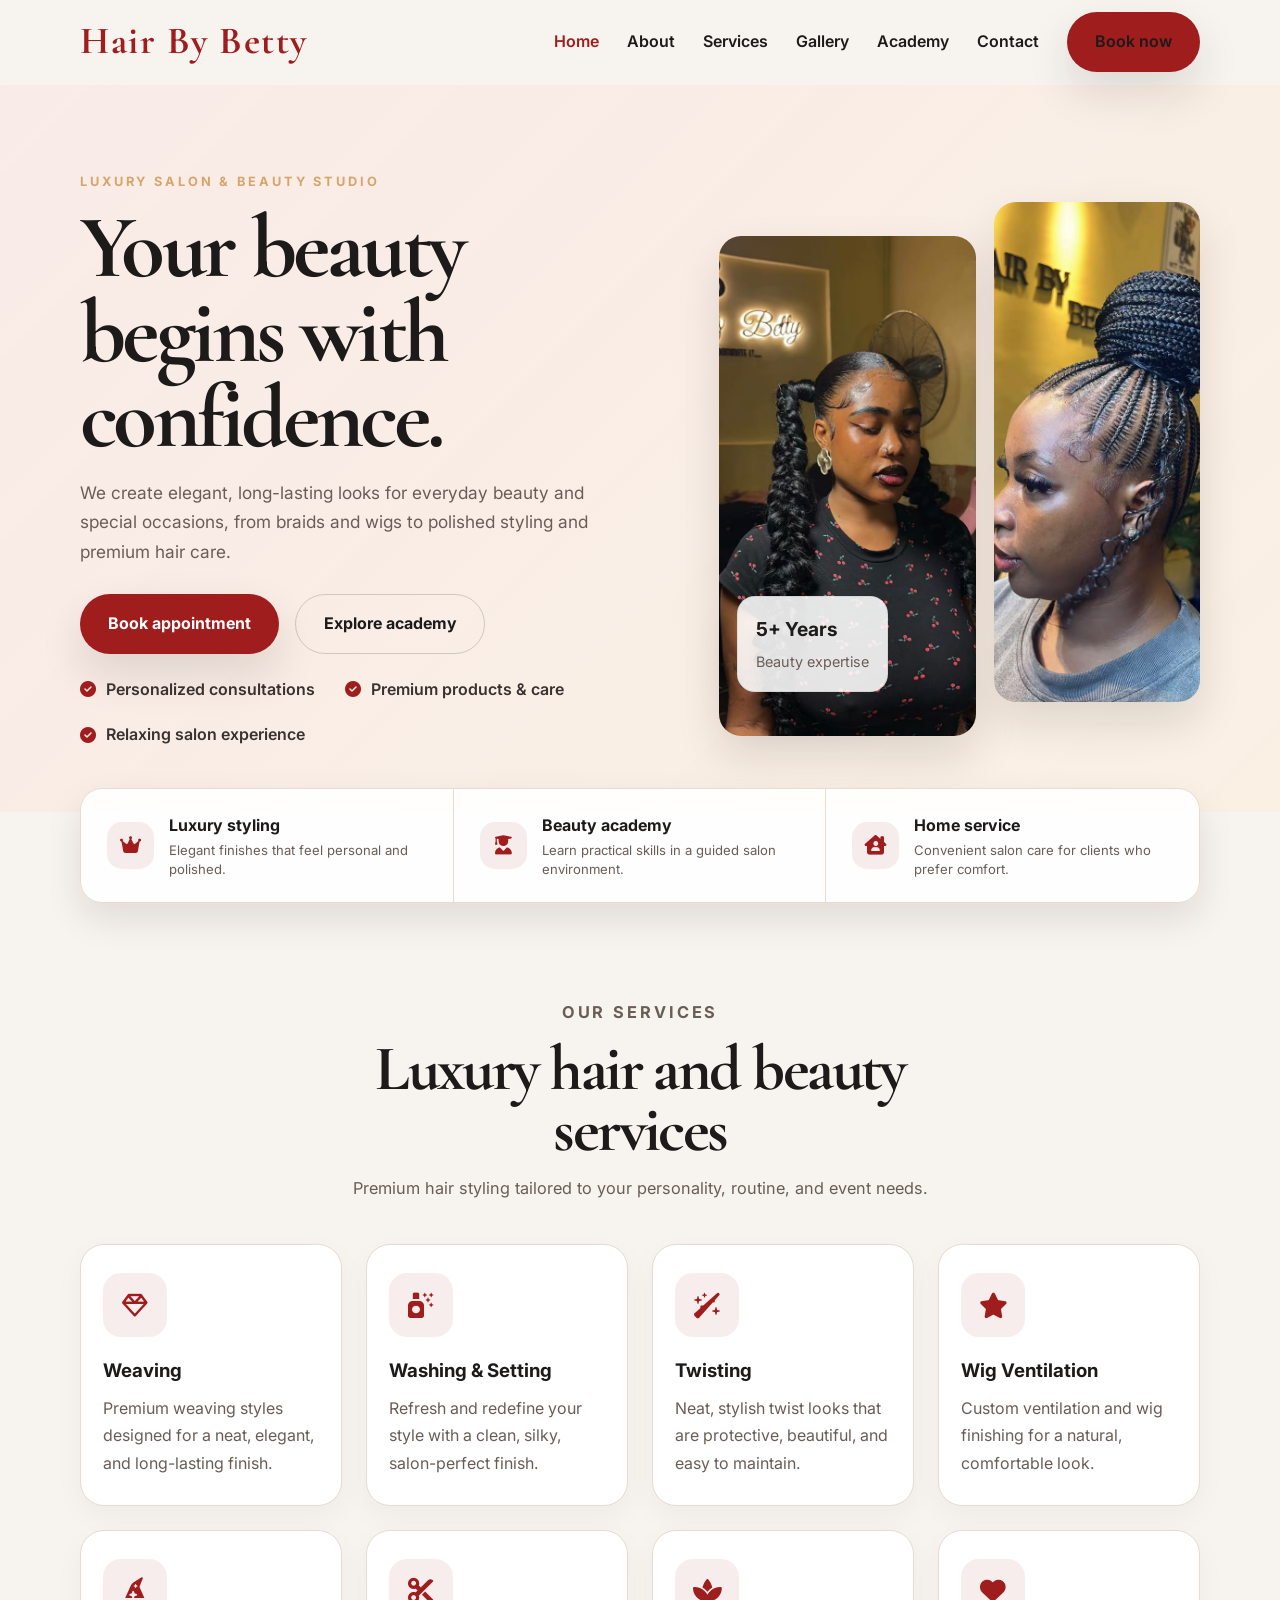
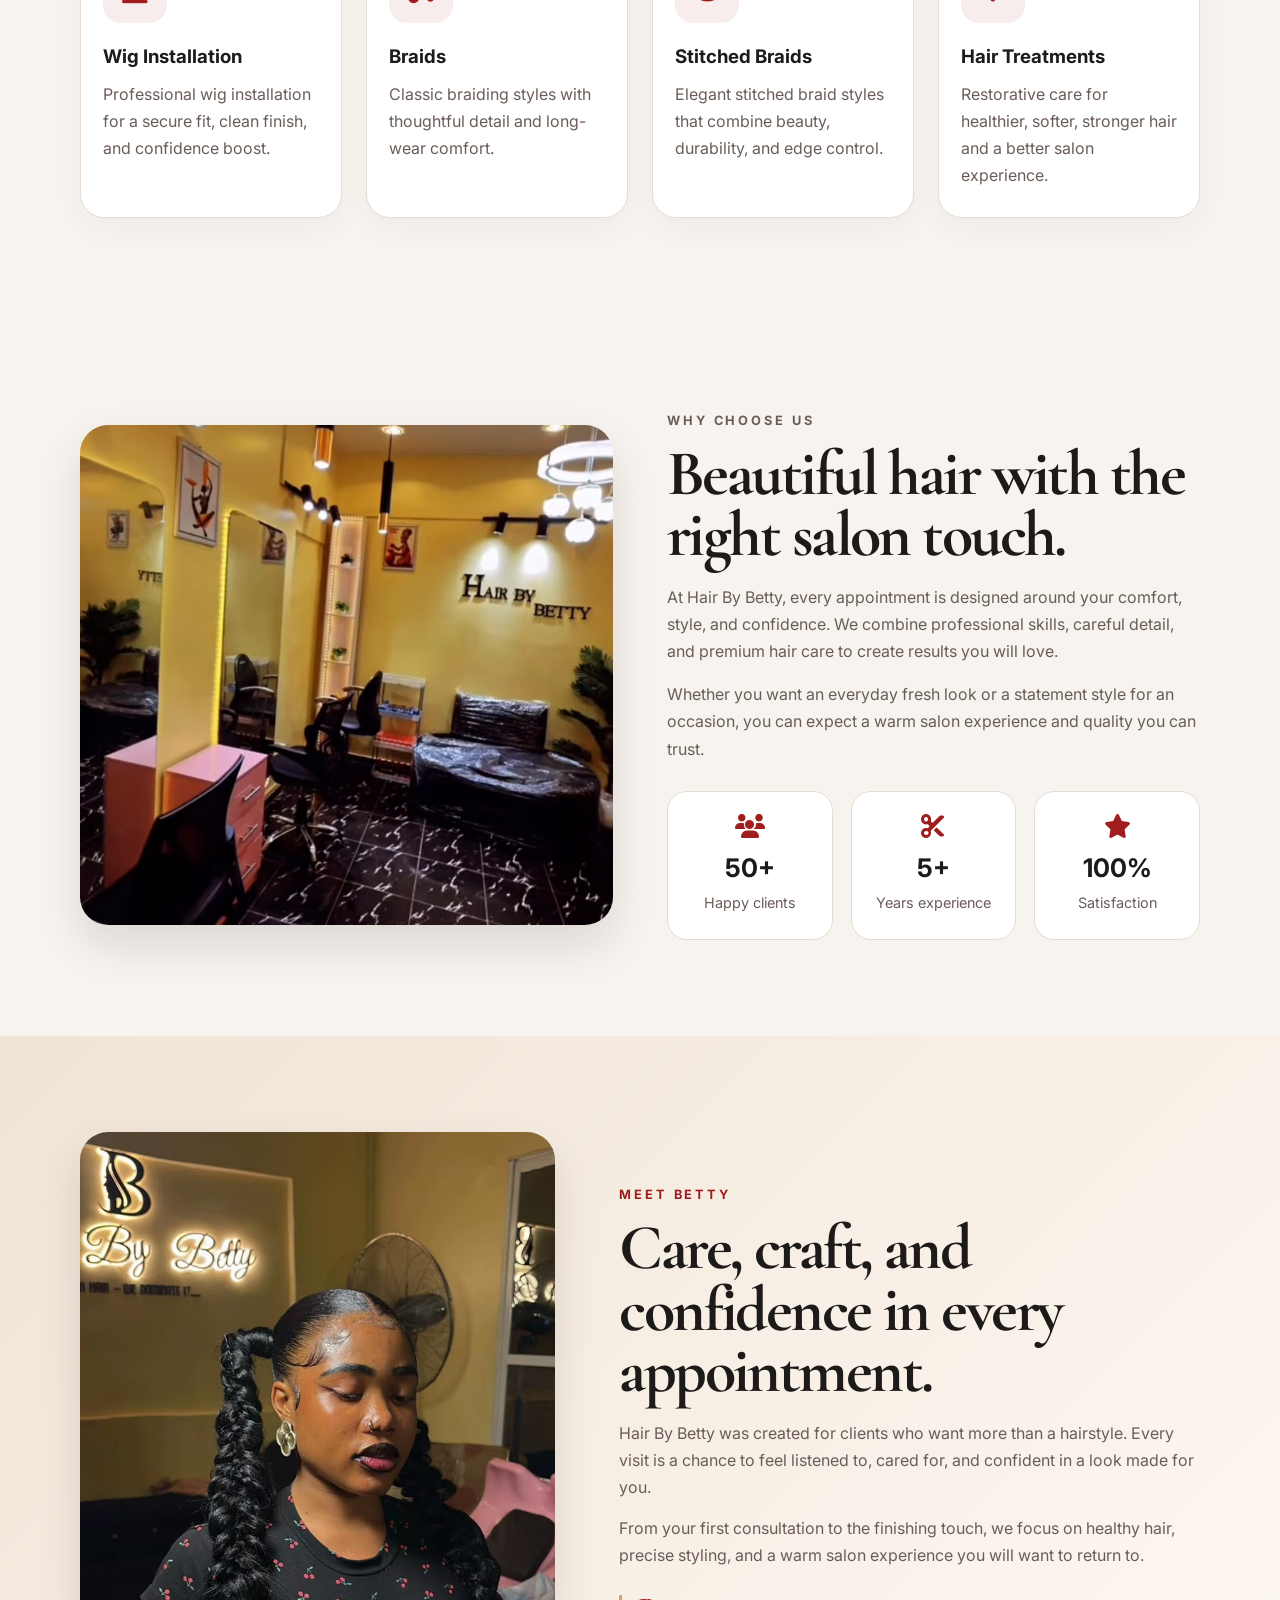
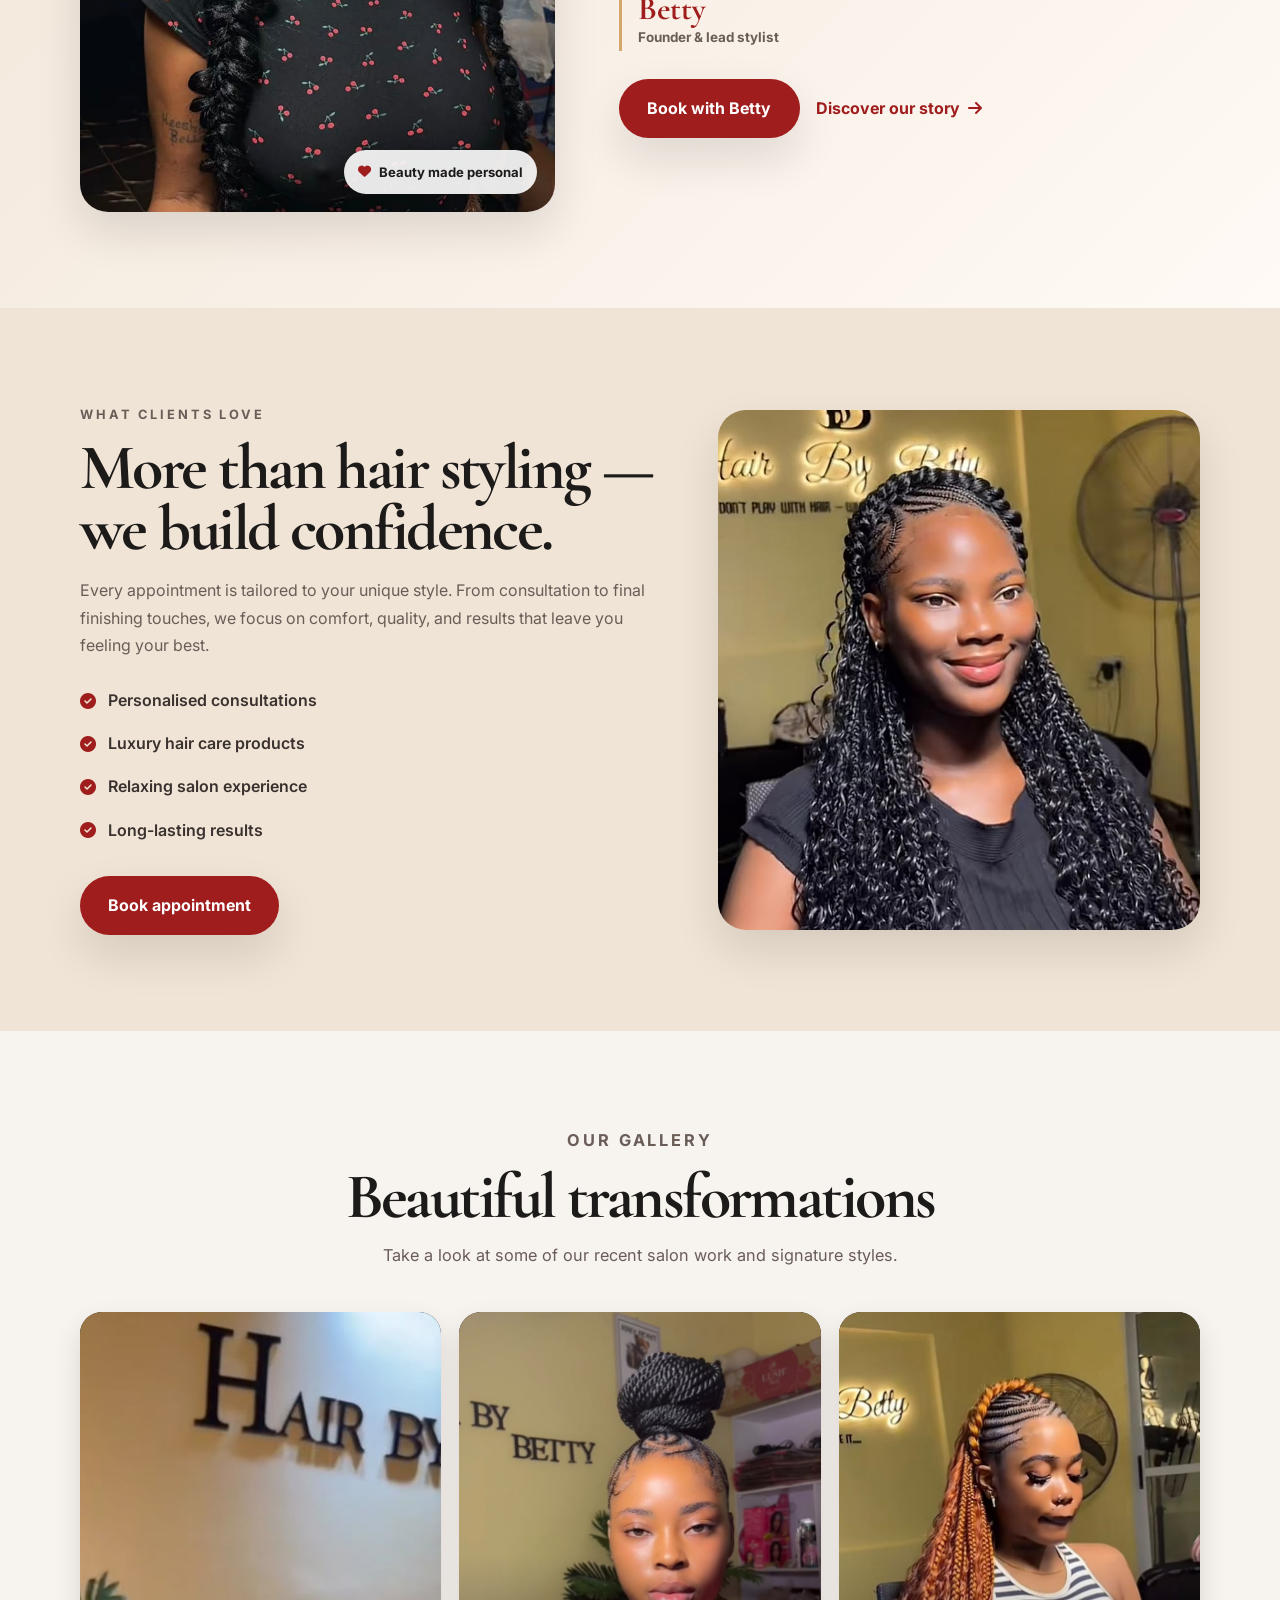
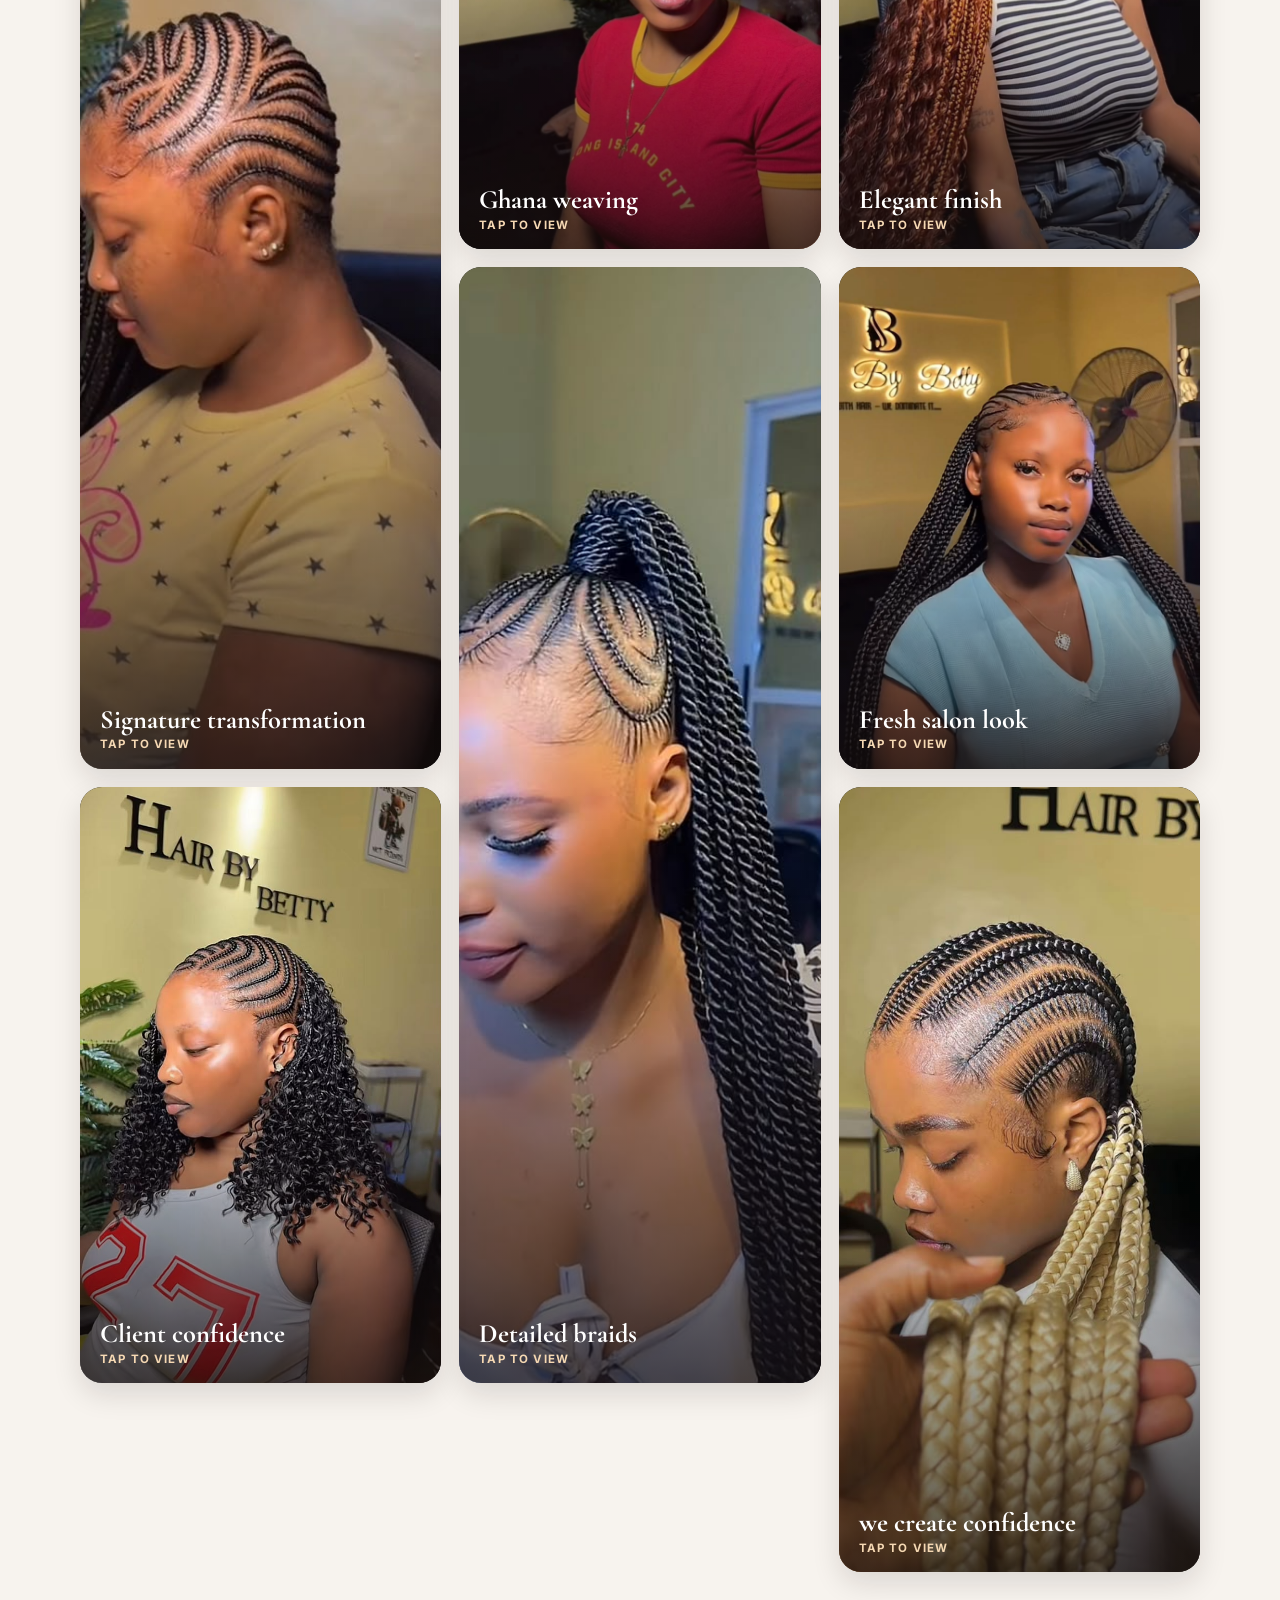
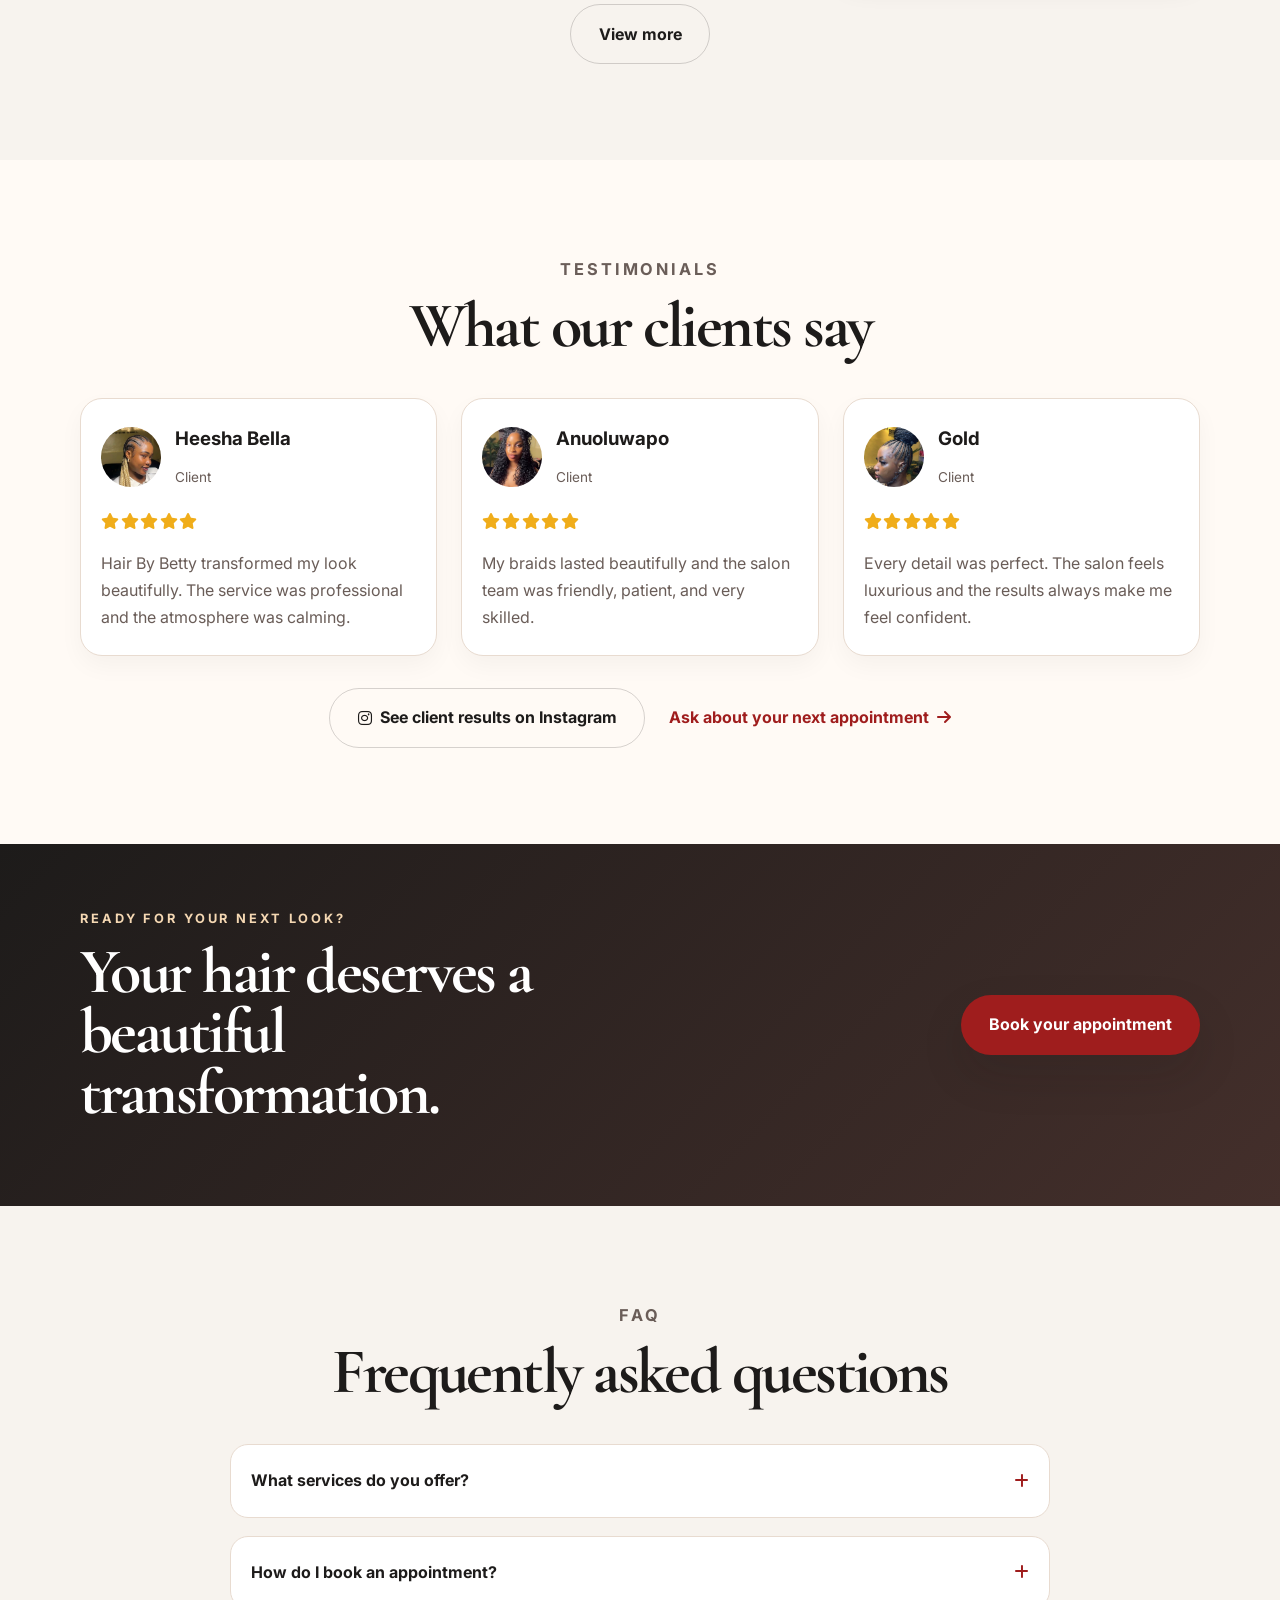
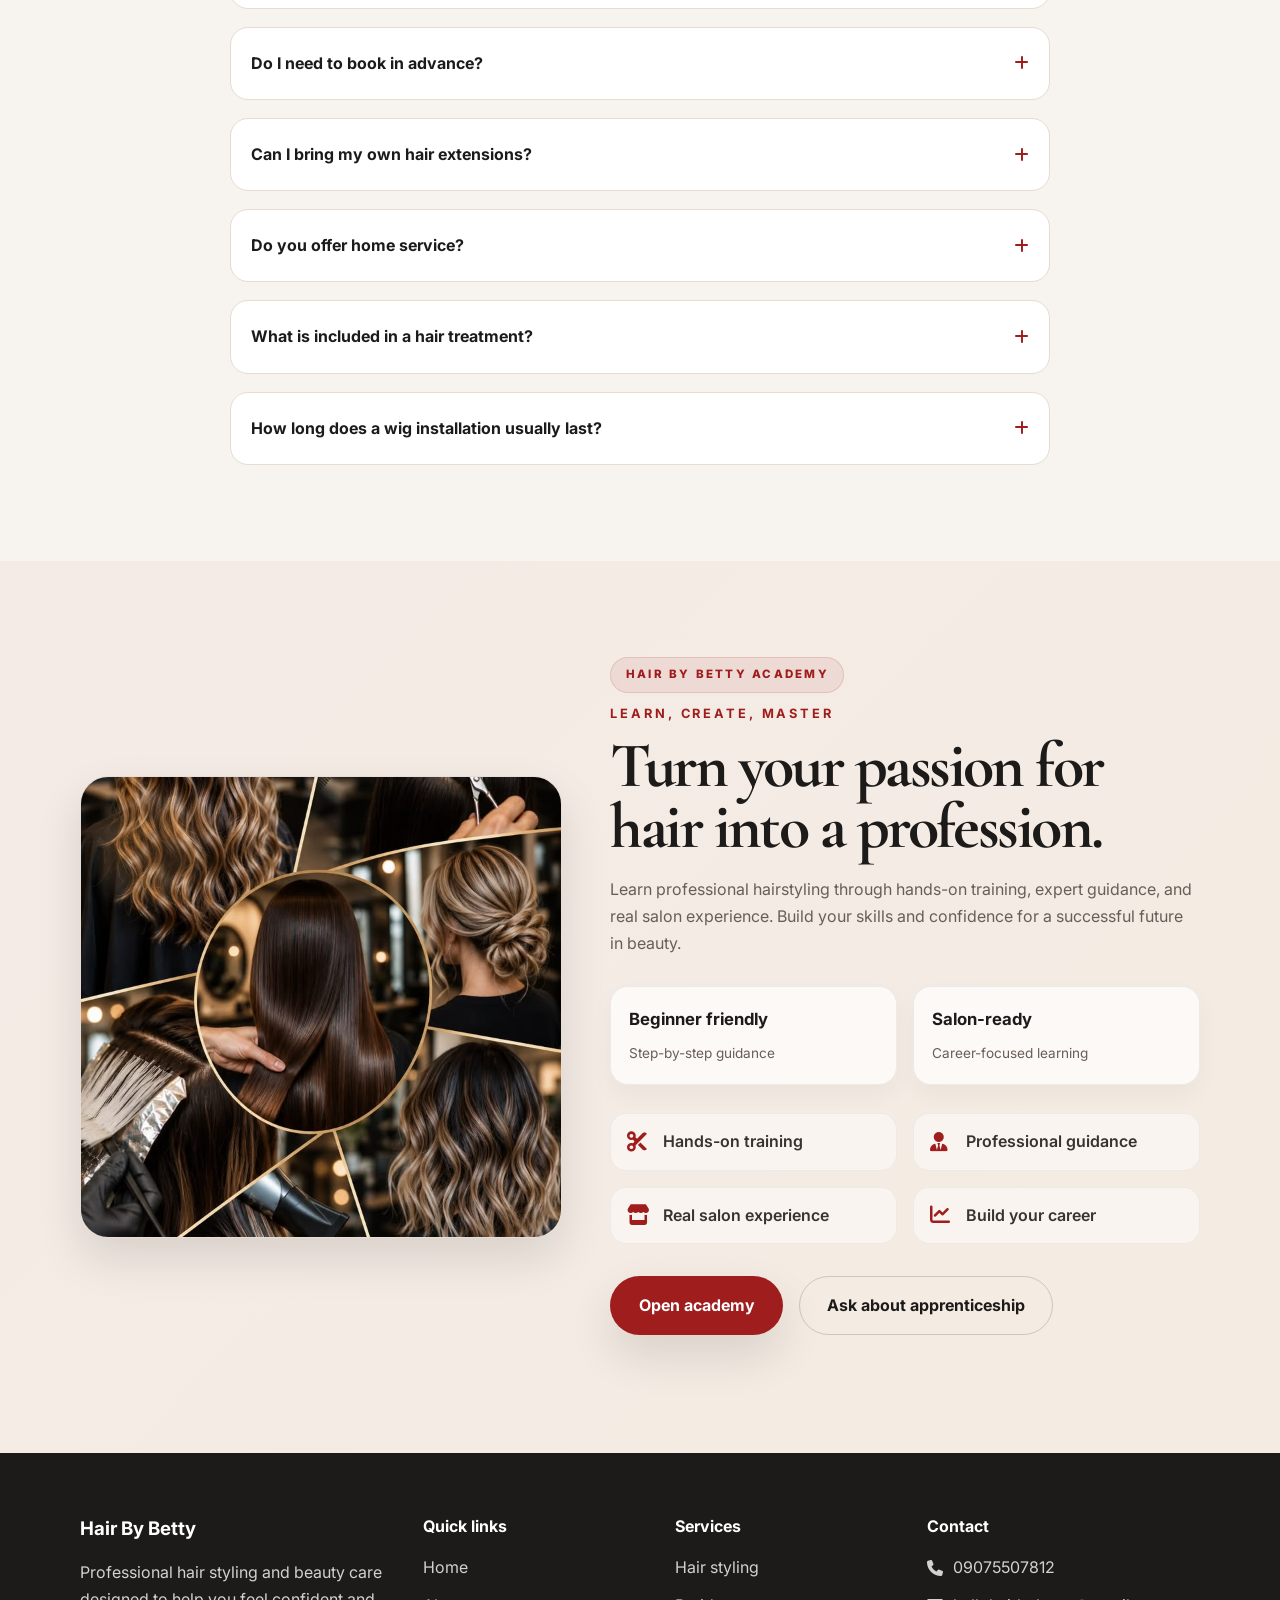
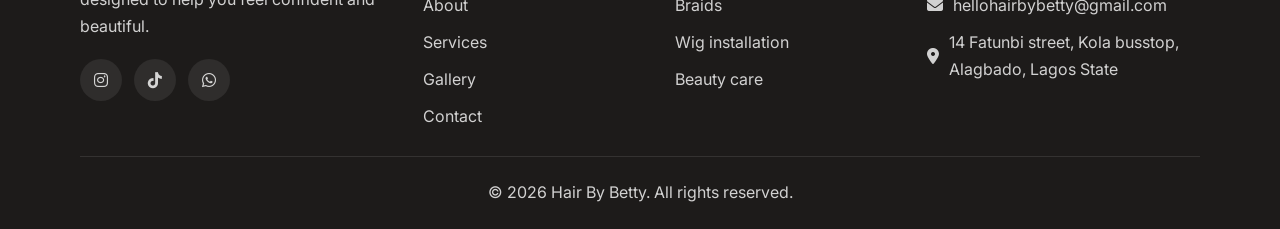
<file: index.html>
<!DOCTYPE html>
<html lang="en">
  <head>
    <meta charset="UTF-8" />
    <meta name="viewport" content="width=device-width, initial-scale=1.0" />
    <meta name="description" content="Hair By Betty is a luxury salon offering braids, wig styling, hair care, and beauty services." />
    <title>Hair By Betty | Luxury Hair & Beauty Studio</title>
    <link rel="preconnect" href="https://fonts.googleapis.com" />
    <link rel="preconnect" href="https://fonts.gstatic.com" crossorigin />
    <link href="https://fonts.googleapis.com/css2?family=Cormorant+Garamond:wght@500;600;700&family=Inter:wght@400;500;600;700&display=swap" rel="stylesheet" />
    <link rel="stylesheet" href="https://cdnjs.cloudflare.com/ajax/libs/font-awesome/6.7.2/css/all.min.css" />
    <link rel="stylesheet" href="css/style.css" />
  </head>
  <body>
    <!-- Shared site header and responsive navigation -->
    <header class="site-header">
    <div class="container nav-bar">
      <a href="index.html" class="brand">Hair By Betty</a>
      
      <!-- Hamburger icon -->
      <button class="menu-toggle" type="button" aria-label="Open navigation menu" aria-controls="primary-navigation" aria-expanded="false">
        ☰
      </button>

      
      
      <nav class="main-nav" id="primary-navigation" aria-label="Main navigation">
        <a href="index.html" class="active">Home</a>
        <a href="about.html">About</a>
        <a href="services.html">Services</a>
        <a href="gallery.html">Gallery</a>
        <a href="academy.html">Academy</a>
        <a href="contact.html">Contact</a>
         <a href="contact.html" class="button button-primary">Book now</a>
      </nav>
      
      
    </div>
  </header>


    <main>
      <!-- Hero: introduce the salon and primary booking actions -->
      <section class="hero">
        <div class="container hero-inner">
          <div class="hero-copy">
            <p class="eyebrow">Luxury salon & beauty studio</p>
            <h1>Your beauty begins with confidence.</h1>
            <p class="lead">
              We create elegant, long-lasting looks for everyday beauty and special occasions,
              from braids and wigs to polished styling and premium hair care.
            </p>
            <div class="hero-actions">
              <a href="contact.html" class="button button-primary">Book appointment</a>
              <a href="academy.html" class="button button-secondary">Explore academy</a>
            </div>
            <ul class="hero-points">
              <li><i class="fa-solid fa-circle-check"></i> Personalized consultations</li>
              <li><i class="fa-solid fa-circle-check"></i> Premium products & care</li>
              <li><i class="fa-solid fa-circle-check"></i> Relaxing salon experience</li>
            </ul>
          </div>

          <div class="hero-visual" aria-label="Salon hairstyle showcase">
            <div class="image-card image-one">
              <img src="images/HBB14.jpeg" alt="Styled hair" />
            </div>
            <div class="image-card image-two">
              <img src="images/HBB 12.jpeg" alt="Salon client with braid hairstyle" />
            </div>
            <div class="floating-badge">
              <strong>5+ Years</strong>
              <span>Beauty expertise</span>
            </div>
          </div>
        </div>
      </section>

      <!-- Brand promise: the salon's three key benefits -->
      <section class="brand-promise">
        <div class="container promise-grid">
          <div class="promise-item">
            <i class="fa-solid fa-crown"></i>
            <div>
              <strong>Luxury styling</strong>
              <span>Elegant finishes that feel personal and polished.</span>
            </div>
          </div>
          <div class="promise-item">
            <i class="fa-solid fa-user-graduate"></i>
            <div>
              <strong>Beauty academy</strong>
              <span>Learn practical skills in a guided salon environment.</span>
            </div>
          </div>
          <div class="promise-item">
            <i class="fa-solid fa-house-chimney-user"></i>
            <div>
              <strong>Home service</strong>
              <span>Convenient salon care for clients who prefer comfort.</span>
            </div>
          </div>
        </div>
      </section>

      <!-- Service overview: links the visitor's needs to Hair By Betty services -->
      <section class="services section-spacing" id="services">
        <div class="container">
          <div class="section-heading center">
            <p class="eyebrow eyebrow-dark">Our services</p>
            <h2>Luxury hair and beauty services</h2>
            <p>Premium hair styling tailored to your personality, routine, and event needs.</p>
          </div>

          <div class="card-grid services-grid">
            <article class="service-card">
              <div class="icon-box"><i class="fa-regular fa-gem"></i></div>
              <h3>Weaving</h3>
              <p>Premium weaving styles designed for a neat, elegant, and long-lasting finish.</p>
            </article>
            <article class="service-card">
              <div class="icon-box"><i class="fa-solid fa-spray-can-sparkles"></i></div>
              <h3>Washing &amp; Setting</h3>
              <p>Refresh and redefine your style with a clean, silky, salon-perfect finish.</p>
            </article>
            <article class="service-card">
              <div class="icon-box"><i class="fa-solid fa-wand-sparkles"></i></div>
              <h3>Twisting</h3>
              <p>Neat, stylish twist looks that are protective, beautiful, and easy to maintain.</p>
            </article>
            <article class="service-card">
              <div class="icon-box"><i class="fa-solid fa-star"></i></div>
              <h3>Wig Ventilation</h3>
              <p>Custom ventilation and wig finishing for a natural, comfortable look.</p>
            </article>
            <article class="service-card">
              <div class="icon-box"><i class="fa-solid fa-hat-wizard"></i></div>
              <h3>Wig Installation</h3>
              <p>Professional wig installation for a secure fit, clean finish, and confidence boost.</p>
            </article>
            <article class="service-card">
              <div class="icon-box"><i class="fa-solid fa-scissors"></i></div>
              <h3>Braids</h3>
              <p>Classic braiding styles with thoughtful detail and long-wear comfort.</p>
            </article>
            <article class="service-card">
              <div class="icon-box"><i class="fa-solid fa-spa"></i></div>
              <h3>Stitched Braids</h3>
              <p>Elegant stitched braid styles that combine beauty, durability, and edge control.</p>
            </article>
            <article class="service-card">
              <div class="icon-box"><i class="fa-solid fa-heart"></i></div>
              <h3>Hair Treatments</h3>
              <p>Restorative care for healthier, softer, stronger hair and a better salon experience.</p>
            </article>
          </div>
        </div>
      </section>

      <!-- About preview: salon values and client statistics -->
      <section class="about section-spacing">
        <div class="container two-column">
          <div class="about-image-wrap">
            <img src="images/HBB 14.jpeg" alt="Hair stylist working" />
          </div>

          <div class="about-text">
            <p class="eyebrow eyebrow-dark">Why choose us</p>
            <h2>Beautiful hair with the right salon touch.</h2>
            <p>At Hair By Betty, every appointment is designed around your comfort, style, and confidence. We combine professional skills, careful detail, and premium hair care to create results you will love.</p>
            <p>Whether you want an everyday fresh look or a statement style for an occasion, you can expect a warm salon experience and quality you can trust.</p>

            <div class="stats-grid">
              <div class="stat-box">
                <i class="fa-solid fa-users"></i>
                <strong>50+</strong>
                <span>Happy clients</span>
              </div>
              <div class="stat-box">
                <i class="fa-solid fa-scissors"></i>
                <strong>5+</strong>
                <span>Years experience</span>
              </div>
              <div class="stat-box">
                <i class="fa-solid fa-star"></i>
                <strong>100%</strong>
                <span>Satisfaction</span>
              </div>
            </div>
          </div>
        </div>
      </section>

      <!-- Meet Betty: founder story and portrait area -->
      <section class="meet-betty section-spacing" id="meet-betty">
        <div class="container meet-betty-grid">
          <div class="meet-betty-portrait">
            <!-- Replace this image with Betty's professional portrait when it is available. -->
            <img src="images/HBB14.jpeg" alt="Hair By Betty stylist at work" loading="lazy" />
            <span class="portrait-note"><i class="fa-solid fa-heart"></i> Beauty made personal</span>
          </div>
          <div class="meet-betty-copy">
            <p class="eyebrow eyebrow-dark">Meet Betty</p>
            <h2>Care, craft, and confidence in every appointment.</h2>
            <p>Hair By Betty was created for clients who want more than a hairstyle. Every visit is a chance to feel listened to, cared for, and confident in a look made for you.</p>
            <p>From your first consultation to the finishing touch, we focus on healthy hair, precise styling, and a warm salon experience you will want to return to.</p>
            <div class="betty-signature">
              <strong>Betty</strong>
              <span>Founder &amp; lead stylist</span>
            </div>
            <div class="hero-actions">
              <a href="contact.html" class="button button-primary">Book with Betty</a>
              <a href="about.html" class="text-link">Discover our story <i class="fa-solid fa-arrow-right"></i></a>
            </div>
          </div>
        </div>
      </section>

      <!-- Client experience: reasons to choose the salon -->
      <section class="feature section-spacing">
        <div class="container feature-box">
          <div class="feature-content">
            <p class="eyebrow eyebrow-dark">What clients love</p>
            <h2>More than hair styling — we build confidence.</h2>
            <p>Every appointment is tailored to your unique style. From consultation to final finishing touches, we focus on comfort, quality, and results that leave you feeling your best.</p>

            <ul class="check-list">
              <li><i class="fa-solid fa-circle-check"></i> Personalised consultations</li>
              <li><i class="fa-solid fa-circle-check"></i> Luxury hair care products</li>
              <li><i class="fa-solid fa-circle-check"></i> Relaxing salon experience</li>
              <li><i class="fa-solid fa-circle-check"></i> Long-lasting results</li>
            </ul>

            <a href="contact.html" class="button button-primary">Book appointment</a>
          </div>

          <div class="feature-image">
            <img src="images/HBB 6.jpeg" alt="Braided hairstyle" />
          </div>
        </div>
      </section>

      <!-- Interactive gallery: click an image to open the lightbox -->
      <section class="gallery section-spacing" id="gallery">
        <div class="container">
          <div class="section-heading center">
            <p class="eyebrow eyebrow-dark">Our gallery</p>
            <h2>Beautiful transformations</h2>
            <p>Take a look at some of our recent salon work and signature styles.</p>
          </div>

          <div class="gallery-grid" aria-label="Recent Hair By Betty salon work">
            <button class="gallery-item" type="button" data-image="images/HBB 2.jpeg" data-alt="Hair styling transformation by Hair By Betty"><img src="images/HBB 2.jpeg" alt="Hair styling transformation by Hair By Betty" loading="lazy" /><span class="gallery-label">Signature transformation<small>Tap to view</small></span></button>
            <button class="gallery-item" type="button" data-image="images/HBB 1.jpeg" data-alt="Ghana weaving hairstyle"><img src="images/HBB 1.jpeg" alt="Ghana weaving hairstyle" loading="lazy" /><span class="gallery-label">Ghana weaving<small>Tap to view</small></span></button>
            <button class="gallery-item" type="button" data-image="images/HBB 16.jpeg" data-alt="Elegant finished salon style"><img src="images/HBB 16.jpeg" alt="Elegant finished salon style" loading="lazy" /><span class="gallery-label">Elegant finish<small>Tap to view</small></span></button>
            <button class="gallery-item" type="button" data-image="images/HBB 5.jpeg" data-alt="Detailed braided hairstyle"><img src="images/HBB 5.jpeg" alt="Detailed braided hairstyle" loading="lazy" /><span class="gallery-label">Detailed braids<small>Tap to view</small></span></button>
            <button class="gallery-item" type="button" data-image="images/HBB 4.jpeg" data-alt="Completed hair styling result"><img src="images/HBB 4.jpeg" alt="Completed hair styling result" loading="lazy" /><span class="gallery-label">Fresh salon look<small>Tap to view</small></span></button>
            <button class="gallery-item" type="button" data-image="images/HBB 7.jpeg" data-alt="Hair By Betty salon client with finished style"><img src="images/HBB 7.jpeg" alt="Hair By Betty salon client with finished style" loading="lazy" /><span class="gallery-label">Client confidence<small>Tap to view</small></span></button>
            <button class="gallery-item" type="button" data-image="images/HBB 10.jpeg" data-alt="Hair By Betty salon client with finished style"><img src="images/HBB 10.jpeg" alt="Hair By Betty salon client with finished style" loading="lazy" /><span class="gallery-label">we create confidence<small>Tap to view</small></span></button>
          </div>

          <div class="center-button-row">
            <a href="gallery.html" class="button button-secondary">View more</a>
          </div>
        </div>
      </section>

      <!-- Social proof: client testimonials -->
      <section class="testimonials section-spacing">
        <div class="container">
          <div class="section-heading center">
            <p class="eyebrow eyebrow-dark">Testimonials</p>
            <h2>What our clients say</h2>
          </div>

          <div class="card-grid testimonial-grid">
            <article class="testimonial-card">
              <div class="client-meta">
                <img src="images/HBB 9.jpeg" alt="Client 1" />
                <div>
                  <h3>Heesha Bella</h3>
                  <span>Client</span>
                </div>
              </div>
              <div class="stars"><i class="fa-solid fa-star"></i><i class="fa-solid fa-star"></i><i class="fa-solid fa-star"></i><i class="fa-solid fa-star"></i><i class="fa-solid fa-star"></i></div>
              <p>Hair By Betty transformed my look beautifully. The service was professional and the atmosphere was calming.</p>
            </article>

            <article class="testimonial-card">
              <div class="client-meta">
                <img src="images/HBB 8.jpeg" alt="Client 2" />
                <div>
                  <h3>Anuoluwapo</h3>
                  <span>Client</span>
                </div>
              </div>
              <div class="stars"><i class="fa-solid fa-star"></i><i class="fa-solid fa-star"></i><i class="fa-solid fa-star"></i><i class="fa-solid fa-star"></i><i class="fa-solid fa-star"></i></div>
              <p>My braids lasted beautifully and the salon team was friendly, patient, and very skilled.</p>
            </article>

            <article class="testimonial-card">
              <div class="client-meta">
                <img src="images/HBB 12.jpeg" alt="Client 3" />
                <div>
                  <h3>Gold</h3>
                  <span>Client</span>
                </div>
              </div>
              <div class="stars"><i class="fa-solid fa-star"></i><i class="fa-solid fa-star"></i><i class="fa-solid fa-star"></i><i class="fa-solid fa-star"></i><i class="fa-solid fa-star"></i></div>
              <p>Every detail was perfect. The salon feels luxurious and the results always make me feel confident.</p>
            </article>
          </div>

          <!-- The Instagram profile is the verified social destination currently available. -->
          <div class="testimonial-actions">
            <a href="https://www.instagram.com/hairbybetty8/" target="_blank" rel="noopener noreferrer" class="button button-secondary"><i class="fa-brands fa-instagram"></i> See client results on Instagram</a>
            <a href="https://wa.me/2349075507812" target="_blank" rel="noopener noreferrer" class="text-link">Ask about your next appointment <i class="fa-solid fa-arrow-right"></i></a>
          </div>
        </div>
      </section>

      <!-- Booking call to action -->
      <section class="cta-strip">
        <div class="container cta-inner">
          <div>
            <p class="eyebrow">Ready for your next look?</p>
            <h2>Your hair deserves a beautiful transformation.</h2>
          </div>
          <a href="contact.html" class="button button-primary">Book your appointment</a>
        </div>
      </section>

      <!-- Frequently asked questions: expanded by JavaScript -->
      <section class="faq section-spacing">
        <div class="container faq-wrap">
          <div class="section-heading center">
            <p class="eyebrow eyebrow-dark">FAQ</p>
            <h2>Frequently asked questions</h2>
          </div>

          <div class="faq-list">
            <div class="faq-item">
              <button class="faq-question" type="button">
                <span>What services do you offer?</span>
                <i class="fa-solid fa-plus faq-icon"></i>
              </button>
              <div class="faq-answer">
                <p>We offer braiding, wig installation, hair styling, and beauty finishing services designed to suit your lifestyle.</p>
              </div>
            </div>
            <div class="faq-item">
              <button class="faq-question" type="button">
                <span>How do I book an appointment?</span>
                <i class="fa-solid fa-plus faq-icon"></i>
              </button>
              <div class="faq-answer">
                <p>You can book through our contact form, by phone, or by sending a WhatsApp message for the quickest response.</p>
              </div>
            </div>
            <div class="faq-item">
              <button class="faq-question" type="button">
                <span>Do I need to book in advance?</span>
                <i class="fa-solid fa-plus faq-icon"></i>
              </button>
              <div class="faq-answer">
                <p>Yes, we recommend booking early so we can reserve your preferred time and style consultation slot.</p>
              </div>
            </div>
            <div class="faq-item">
              <button class="faq-question" type="button">
                <span>Can I bring my own hair extensions?</span>
                <i class="fa-solid fa-plus faq-icon"></i>
              </button>
              <div class="faq-answer">
                <p>Yes, depending on the service. We recommend contacting us in advance so we can advise you on the best option.</p>
              </div>
            </div>
            <div class="faq-item">
              <button class="faq-question" type="button">
                <span>Do you offer home service?</span>
                <i class="fa-solid fa-plus faq-icon"></i>
              </button>
              <div class="faq-answer">
                <p>Yes. We offer home service for selected styling and maintenance appointments. Please contact us to confirm availability and the service area.</p>
              </div>
            </div>
            <div class="faq-item">
              <button class="faq-question" type="button">
                <span>What is included in a hair treatment?</span>
                <i class="fa-solid fa-plus faq-icon"></i>
              </button>
              <div class="faq-answer">
                <p>Our hair treatments focus on deep care, hydration, softness, and scalp health to help your hair feel stronger and more manageable.</p>
              </div>
            </div>
            <div class="faq-item">
              <button class="faq-question" type="button">
                <span>How long does a wig installation usually last?</span>
                <i class="fa-solid fa-plus faq-icon"></i>
              </button>
              <div class="faq-answer">
                <p>With proper care and a secure installation, a wig can last for several weeks. We can advise you on the best aftercare routine for your style.</p>
              </div>
            </div>
          </div>
        </div>
      </section>

      <!-- Academy promotion: directs aspiring stylists to training -->
      <section class="apprentice section-spacing">
        <div class="container apprentice-box">
          <div class="apprentice-image">
            <img src="images/13.jpeg" alt="Hair stylist training an apprentice" />
          </div>
          <div class="apprentice-content">
            <span class="premium-badge">Hair By Betty Academy</span>
            <p class="eyebrow eyebrow-dark">Learn, create, master</p>
            <h2>Turn your passion for hair into a profession.</h2>
            <p>
              Learn professional hairstyling through hands-on training, expert guidance, and real salon experience.
              Build your skills and confidence for a successful future in beauty.
            </p>

            <div class="apprentice-stats">
              <div>
                <strong>Beginner friendly</strong>
                <span>Step-by-step guidance</span>
              </div>
              <div>
                <strong>Salon-ready</strong>
                <span>Career-focused learning</span>
              </div>
            </div>

            <div class="apprentice-features">
              <div><i class="fa-solid fa-scissors"></i><span>Hands-on training</span></div>
              <div><i class="fa-solid fa-user-tie"></i><span>Professional guidance</span></div>
              <div><i class="fa-solid fa-store"></i><span>Real salon experience</span></div>
              <div><i class="fa-solid fa-chart-line"></i><span>Build your career</span></div>
            </div>

            <div class="hero-actions">
              <a href="academy.html" class="button button-primary">Open academy</a>
              <a href="contact.html" class="button button-secondary">Ask about apprenticeship</a>
            </div>
          </div>
        </div>
      </section>
    </main>

    <!-- Shared site footer: contact details, links and social profiles -->
    <footer class="site-footer">
      <div class="container footer-grid">
        <div>
          <h3>Hair By Betty</h3>
          <p>Professional hair styling and beauty care designed to help you feel confident and beautiful.</p>
          <div class="social-links">
            <a href="https://www.instagram.com/hairbybetty8/" target="_blank" rel="noopener noreferrer" aria-label="Instagram"><i class="fa-brands fa-instagram"></i></a>
            <a href="https://www.tiktok.com/@hairstylistatkola?_r=1&_t=ZS-99XfZTM4N7d" aria-label="TikTok"><i class="fa-brands fa-tiktok"></i></a>
            <a href="https://wa.me/2349075507812" aria-label="WhatsApp"><i class="fa-brands fa-whatsapp"></i></a>
          </div>
        </div>
        <div>
          <h4>Quick links</h4>
          <ul>
            <li><a href="index.html">Home</a></li>
            <li><a href="about.html">About</a></li>
            <li><a href="services.html">Services</a></li>
            <li><a href="gallery.html">Gallery</a></li>
            <li><a href="contact.html">Contact</a></li>
          </ul>
        </div>
        <div>
          <h4>Services</h4>
          <ul>
            <li><a href="services.html">Hair styling</a></li>
            <li><a href="services.html">Braids</a></li>
            <li><a href="services.html">Wig installation</a></li>
            <li><a href="services.html">Beauty care</a></li>
          </ul>
        </div>
        <div>
          <h4>Contact</h4>
          <ul class="footer-contact">
            <li><i class="fa-solid fa-phone"></i> 09075507812</li>
            <li><i class="fa-solid fa-envelope"></i> hellohairbybetty@gmail.com</li>
            <li><i class="fa-solid fa-location-dot"></i> 14 Fatunbi street, Kola busstop, Alagbado, Lagos State</li>
          </ul>
        </div>
      </div>

      <div class="container footer-bottom">
        <p>© 2026 Hair By Betty. All rights reserved.</p>
      </div>
    </footer>

    <!-- Shared interactions: FAQ, contact form, mobile menu and gallery modal -->
    <script src="js/script.js"></script>
  </body>
</html>
</file>
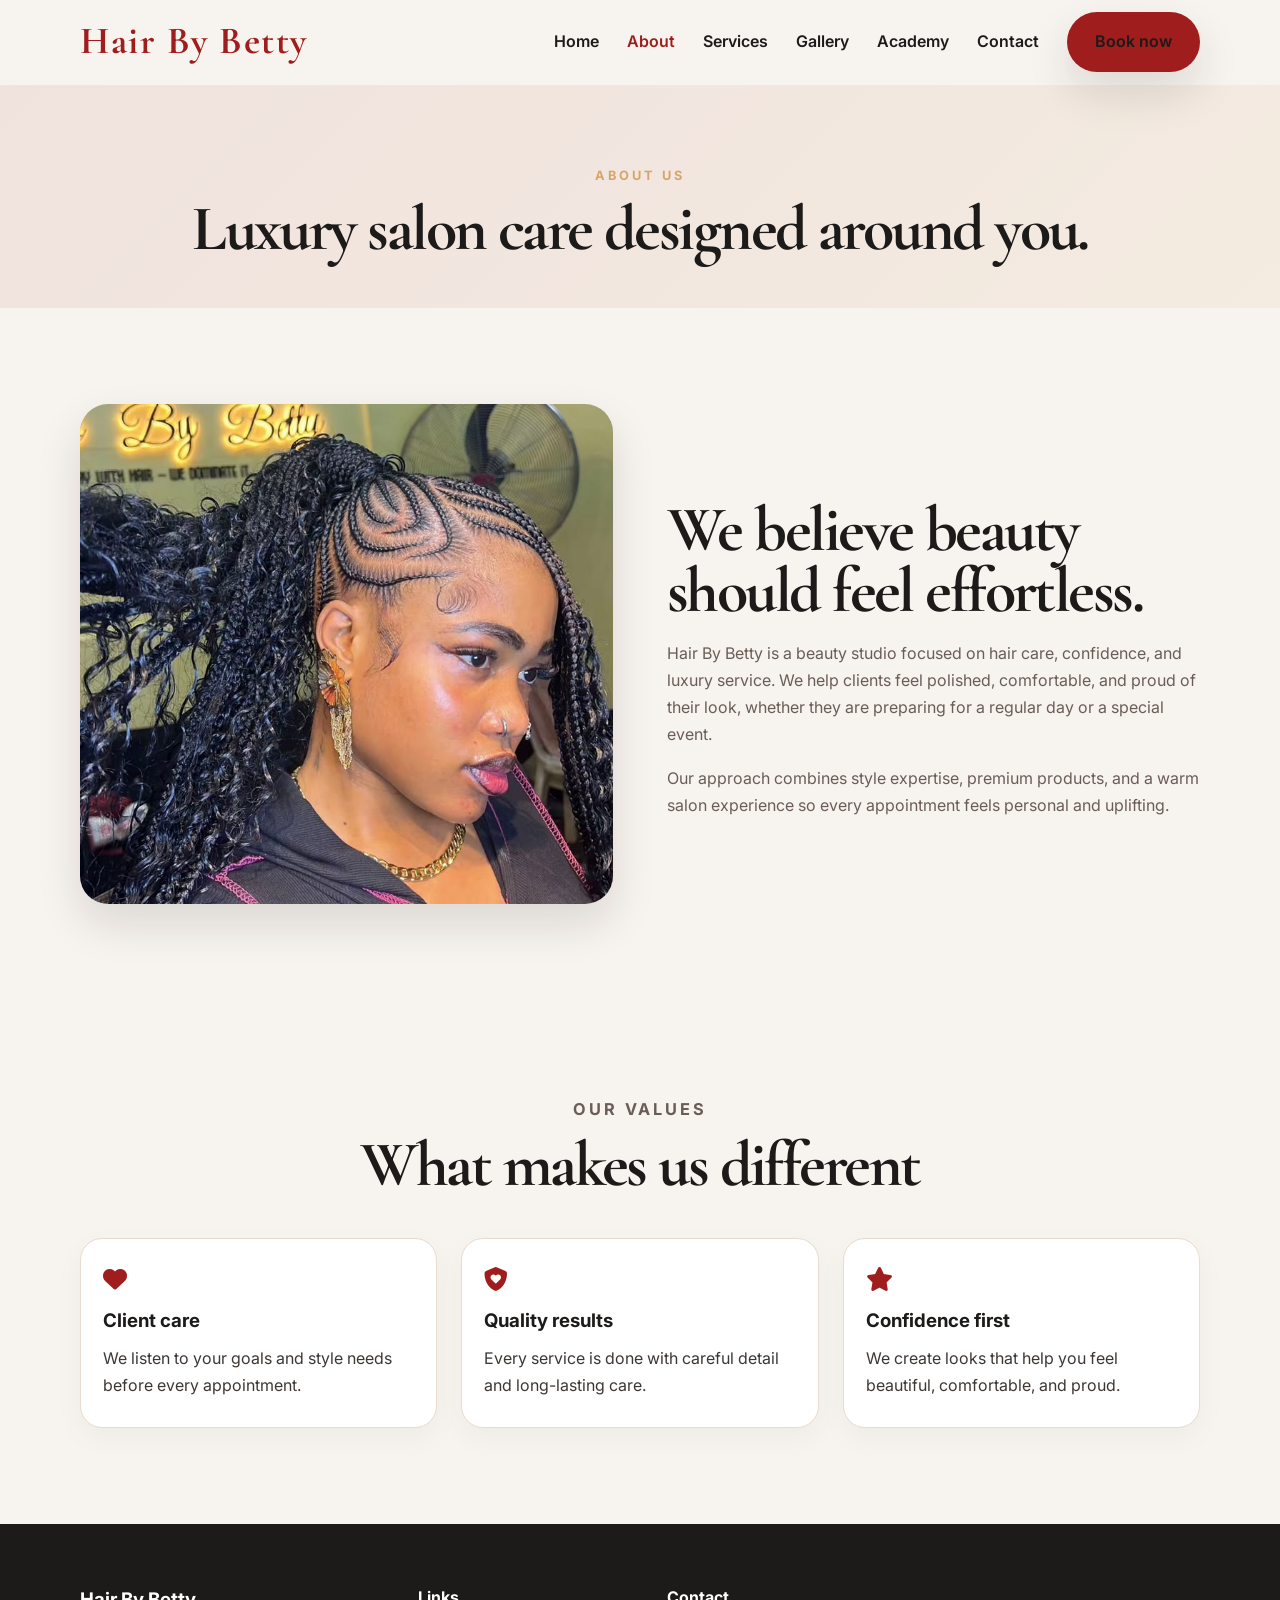
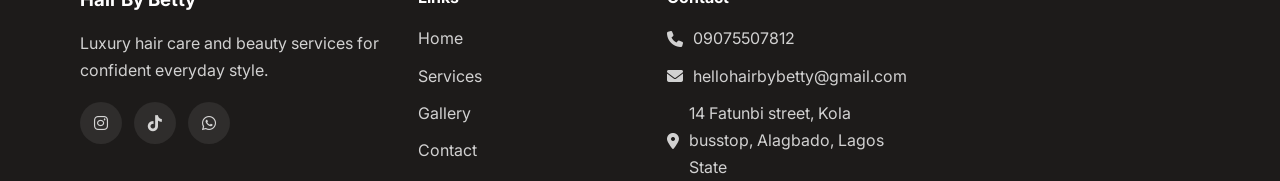
<file: about.html>
<!DOCTYPE html>
<html lang="en">
  <head>
    <meta charset="UTF-8" />
    <meta name="viewport" content="width=device-width, initial-scale=1.0" />
    <meta name="description" content="Meet Hair By Betty, a welcoming luxury hair and beauty studio in Alagbado, Lagos." />
    <title>About Hair By Betty | Luxury Salon in Lagos</title>
    <link rel="preconnect" href="https://fonts.googleapis.com" />
    <link rel="preconnect" href="https://fonts.gstatic.com" crossorigin />
    <link href="https://fonts.googleapis.com/css2?family=Cormorant+Garamond:wght@500;600;700&family=Inter:wght@400;500;600;700&display=swap" rel="stylesheet" />
    <link rel="stylesheet" href="https://cdnjs.cloudflare.com/ajax/libs/font-awesome/6.7.2/css/all.min.css" />
    <link rel="stylesheet" href="css/style.css" />
  </head>
  <body>
    <!-- Shared site header and responsive navigation -->
    <header class="site-header">
      <div class="container nav-bar">
        <a href="index.html" class="brand">Hair By Betty</a>
        <button class="menu-toggle" type="button" aria-label="Open navigation menu" aria-controls="primary-navigation" aria-expanded="false"><i class="fa-solid fa-bars"></i></button>
        <nav class="main-nav" id="primary-navigation" aria-label="Main navigation">
          <a href="index.html">Home</a>
          <a href="about.html" class="active">About</a>
          <a href="services.html">Services</a>
          <a href="gallery.html">Gallery</a>
          <a href="academy.html">Academy</a>
          <a href="contact.html">Contact</a>
          <a href="contact.html" class="button button-primary">Book now</a>
        </nav>
      </div>
    </header>

    <main>
      <!-- Page introduction -->
      <section class="page-hero">
        <div class="container page-hero-inner">
          <p class="eyebrow">About us</p>
          <h1>Luxury salon care designed around you.</h1>
        </div>
      </section>

      <!-- Hair By Betty story -->
      <section class="section-spacing">
        <div class="container two-column">
          <div class="about-image-wrap">
            <img src="images/HBB 11.jpeg" alt="Salon styling session" />
          </div>
          <div class="about-text">
            <h2>We believe beauty should feel effortless.</h2>
            <p>Hair By Betty is a beauty studio focused on hair care, confidence, and luxury service. We help clients feel polished, comfortable, and proud of their look, whether they are preparing for a regular day or a special event.</p>
            <p>Our approach combines style expertise, premium products, and a warm salon experience so every appointment feels personal and uplifting.</p>
          </div>
        </div>
      </section>

      <!-- Salon values -->
      <section class="values section-spacing">
        <div class="container">
          <div class="section-heading center">
            <p class="eyebrow eyebrow-dark">Our values</p>
            <h2>What makes us different</h2>
          </div>

          <div class="card-grid three-grid">
            <article class="mini-card">
              <i class="fa-solid fa-heart"></i>
              <h3>Client care</h3>
              <p>We listen to your goals and style needs before every appointment.</p>
            </article>
            <article class="mini-card">
              <i class="fa-solid fa-shield-heart"></i>
              <h3>Quality results</h3>
              <p>Every service is done with careful detail and long-lasting care.</p>
            </article>
            <article class="mini-card">
              <i class="fa-solid fa-star"></i>
              <h3>Confidence first</h3>
              <p>We create looks that help you feel beautiful, comfortable, and proud.</p>
            </article>
          </div>
        </div>
      </section>
    </main>

    <!-- Shared site footer -->
    <footer class="site-footer">
      <div class="container footer-grid">
        <div>
          <h3>Hair By Betty</h3>
          <p>Luxury hair care and beauty services for confident everyday style.</p>
          <div class="social-links">
            <a href="https://www.instagram.com/hairbybetty8?stkn=dGFnZHk1eG5wenU4&utm_source=qr" aria-label="Instagram"><i class="fa-brands fa-instagram"></i></a>
            <a href="https://www.tiktok.com/@hairstylistatkola?_r=1&_t=ZS-99XfZTM4N7d" aria-label="TikTok"><i class="fa-brands fa-tiktok"></i></a>
            <a href="https://wa.me/2349075507812" aria-label="WhatsApp"><i class="fa-brands fa-whatsapp"></i></a>
          </div>
        </div>
        <div>
          <h4>Links</h4>
          <ul>
            <li><a href="index.html">Home</a></li>
            <li><a href="services.html">Services</a></li>
            <li><a href="gallery.html">Gallery</a></li>
            <li><a href="contact.html">Contact</a></li>
          </ul>
        </div>
        <div>
          <h4>Contact</h4>
          <ul class="footer-contact">
            <li><i class="fa-solid fa-phone"></i> 09075507812</li>
            <li><i class="fa-solid fa-envelope"></i> hellohairbybetty@gmail.com</li>
            <li><i class="fa-solid fa-location-dot"></i> 14 Fatunbi street, Kola busstop, Alagbado, Lagos State</li>
          </ul>
        </div>
      </div>
    </footer>
    <!-- Shared site interactions -->
    <script src="js/script.js"></script>
  </body>
</html>
</file>
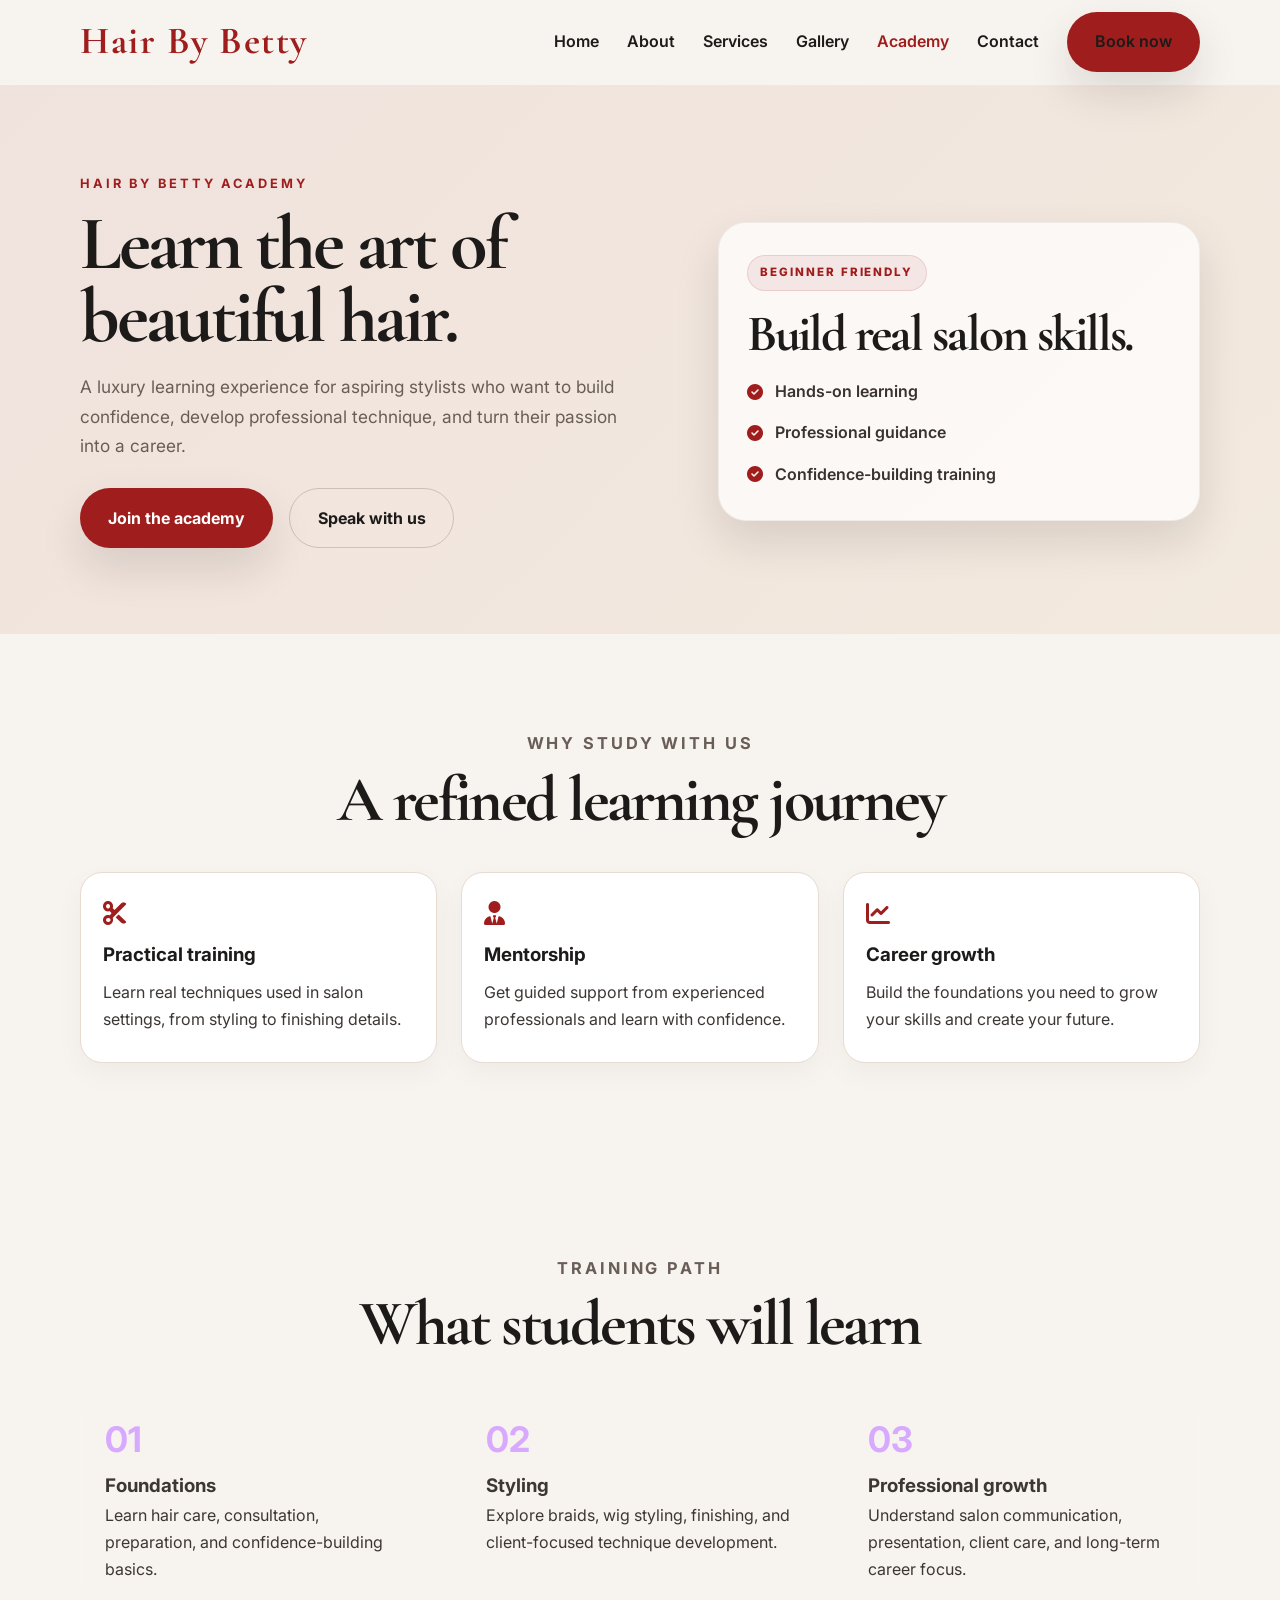
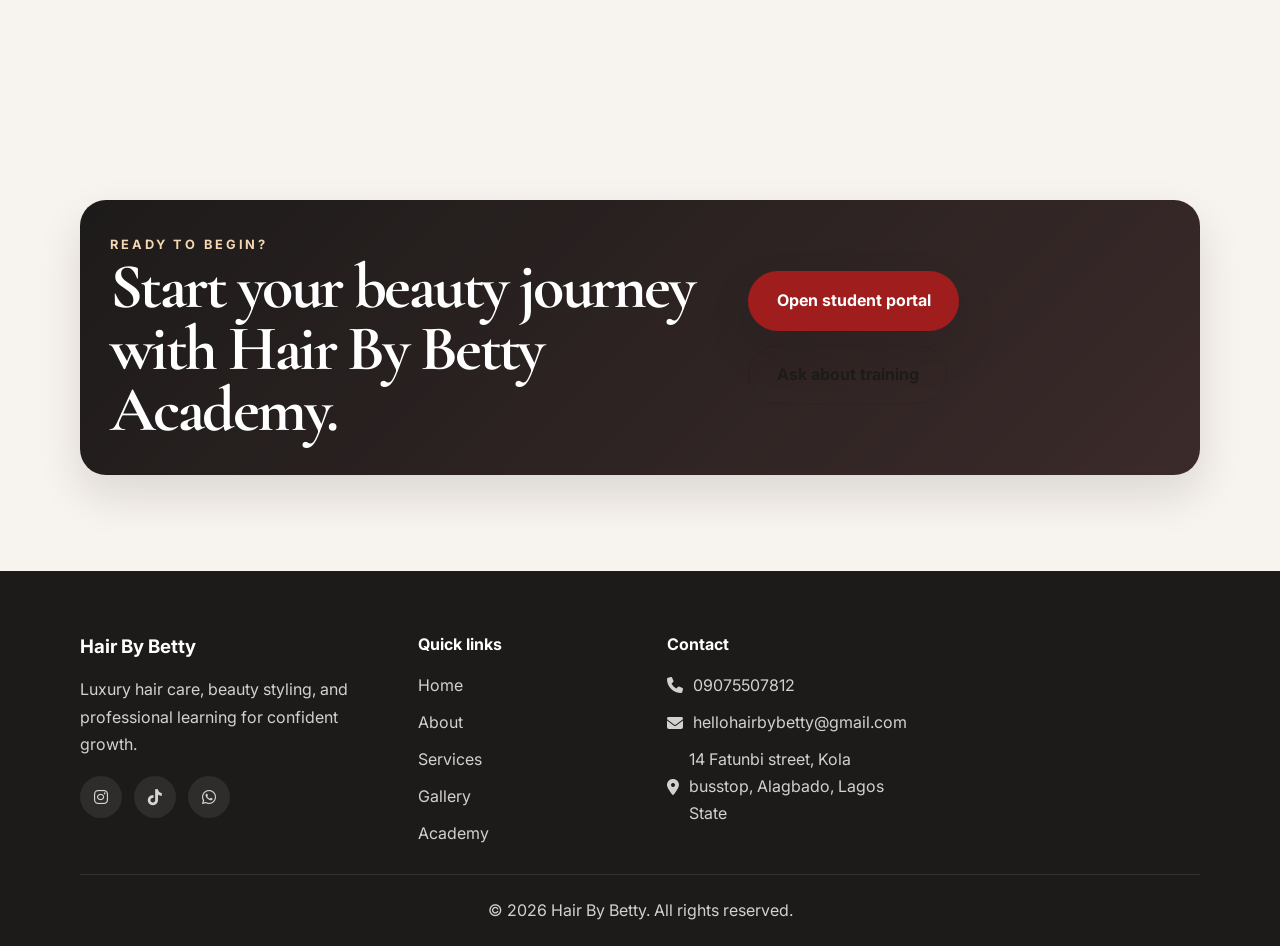
<file: academy.html>
<!DOCTYPE html>
<html lang="en">
  <head>
    <meta charset="UTF-8" />
    <meta name="viewport" content="width=device-width, initial-scale=1.0" />
    <meta name="description" content="Hair By Betty Academy offers professional hairstyling training, beginner guidance, and salon-ready education." />
    <title>Academy | Hair By Betty</title>
    <link rel="preconnect" href="https://fonts.googleapis.com" />
    <link rel="preconnect" href="https://fonts.gstatic.com" crossorigin />
    <link href="https://fonts.googleapis.com/css2?family=Cormorant+Garamond:wght@500;600;700&family=Inter:wght@400;500;600;700&display=swap" rel="stylesheet" />
    <link rel="stylesheet" href="https://cdnjs.cloudflare.com/ajax/libs/font-awesome/6.7.2/css/all.min.css" />
    <link rel="stylesheet" href="css/style.css" />
  </head>
  <body>
    <!-- Shared site header and responsive navigation -->
    <header class="site-header">
      <div class="container nav-bar">
        <a href="index.html" class="brand">Hair By Betty</a>
        <button class="menu-toggle" type="button" aria-label="Open navigation menu" aria-controls="primary-navigation" aria-expanded="false"><i class="fa-solid fa-bars"></i></button>
        <nav class="main-nav" id="primary-navigation" aria-label="Main navigation">
          <a href="index.html">Home</a>
          <a href="about.html">About</a>
          <a href="services.html">Services</a>
          <a href="gallery.html">Gallery</a>
          <a href="academy.html" class="active">Academy</a>
          <a href="contact.html">Contact</a>
          <a href="contact.html" class="button button-primary">Book now</a>
        </nav>
      </div>
    </header>

    <main>
      <!-- Academy introduction and training call to action -->
      <section class="academy-hero">
        <div class="container academy-hero-inner">
          <div class="academy-copy">
            <p class="eyebrow eyebrow-dark">Hair By Betty Academy</p>
            <h1>Learn the art of beautiful hair.</h1>
            <p class="lead">
              A luxury learning experience for aspiring stylists who want to build confidence,
              develop professional technique, and turn their passion into a career.
            </p>
            <div class="hero-actions">
              <!-- Local development link: replace with the deployed portal URL before publishing. -->
              <a href="https://hair-by-betty-academy.vercel.app" target="_blank" rel="noreferrer" class="button button-primary">Join the academy</a>
              <a href="contact.html" class="button button-secondary">Speak with us</a>
            </div>
          </div>

          <div class="academy-card-highlight">
            <div class="academy-pill">Beginner friendly</div>
            <h2>Build real salon skills.</h2>
            <ul>
              <li><i class="fa-solid fa-circle-check"></i> Hands-on learning</li>
              <li><i class="fa-solid fa-circle-check"></i> Professional guidance</li>
              <li><i class="fa-solid fa-circle-check"></i> Confidence-building training</li>
            </ul>
          </div>
        </div>
      </section>

      <!-- Academy benefits -->
      <section class="section-spacing">
        <div class="container">
          <div class="section-heading center">
            <p class="eyebrow eyebrow-dark">Why study with us</p>
            <h2>A refined learning journey</h2>
          </div>

          <div class="card-grid three-grid">
            <article class="mini-card">
              <i class="fa-solid fa-scissors"></i>
              <h3>Practical training</h3>
              <p>Learn real techniques used in salon settings, from styling to finishing details.</p>
            </article>
            <article class="mini-card">
              <i class="fa-solid fa-user-tie"></i>
              <h3>Mentorship</h3>
              <p>Get guided support from experienced professionals and learn with confidence.</p>
            </article>
            <article class="mini-card">
              <i class="fa-solid fa-chart-line"></i>
              <h3>Career growth</h3>
              <p>Build the foundations you need to grow your skills and create your future.</p>
            </article>
          </div>
        </div>
      </section>

      <!-- Student training path -->
      <section class="academy-program section-spacing">
        <div class="container">
          <div class="section-heading center">
            <p class="eyebrow eyebrow-dark">Training path</p>
            <h2>What students will learn</h2>
          </div>

          <div class="academy-program-grid">
            <article class="academy-program-card">
              <span>01</span>
              <h3>Foundations</h3>
              <p>Learn hair care, consultation, preparation, and confidence-building basics.</p>
            </article>
            <article class="academy-program-card">
              <span>02</span>
              <h3>Styling</h3>
              <p>Explore braids, wig styling, finishing, and client-focused technique development.</p>
            </article>
            <article class="academy-program-card">
              <span>03</span>
              <h3>Professional growth</h3>
              <p>Understand salon communication, presentation, client care, and long-term career focus.</p>
            </article>
          </div>
        </div>
      </section>

      <!-- Academy application call to action -->
      <section class="section-spacing academy-cta-wrap">
        <div class="container academy-cta-box">
          <div>
            <p class="eyebrow">Ready to begin?</p>
            <h2>Start your beauty journey with Hair By Betty Academy.</h2>
          </div>
          <div class="cta-actions">
            <a href="https://hair-by-betty-academy.vercel.app" target="_blank" rel="noreferrer" class="button button-primary">Open student portal</a>
            <a href="contact.html" class="button button-secondary">Ask about training</a>
          </div>
        </div>
      </section>
    </main>

    <!-- Shared site footer -->
    <footer class="site-footer">
      <div class="container footer-grid">
        <div>
          <h3>Hair By Betty</h3>
          <p>Luxury hair care, beauty styling, and professional learning for confident growth.</p>
          <div class="social-links">
            <a href="https://www.instagram.com/hairbybetty8?stkn=dGFnZHk1eG5wenU4&utm_source=qr" aria-label="Instagram"><i class="fa-brands fa-instagram"></i></a>
            <a href="https://www.tiktok.com/@hairstylistatkola?_r=1&_t=ZS-99XfZTM4N7d" aria-label="TikTok"><i class="fa-brands fa-tiktok"></i></a>
            <a href="https://wa.me/2349075507812" aria-label="WhatsApp"><i class="fa-brands fa-whatsapp"></i></a>
          </div>
        </div>
        <div>
          <h4>Quick links</h4>
          <ul>
            <li><a href="index.html">Home</a></li>
            <li><a href="about.html">About</a></li>
            <li><a href="services.html">Services</a></li>
            <li><a href="gallery.html">Gallery</a></li>
            <li><a href="academy.html">Academy</a></li>
          </ul>
        </div>
        <div>
          <h4>Contact</h4>
          <ul class="footer-contact">
            <li><i class="fa-solid fa-phone"></i> 09075507812</li>
            <li><i class="fa-solid fa-envelope"></i>hellohairbybetty@gmail.com</li>
            <li><i class="fa-solid fa-location-dot"></i> 14 Fatunbi street, Kola busstop, Alagbado, Lagos State</li>
          </ul>
        </div>
      </div>

      <div class="container footer-bottom">
        <p>© 2026 Hair By Betty. All rights reserved.</p>
      </div>
    </footer>
    <!-- Shared site interactions -->
    <script src="js/script.js"></script>
  </body>
</html>
</file>
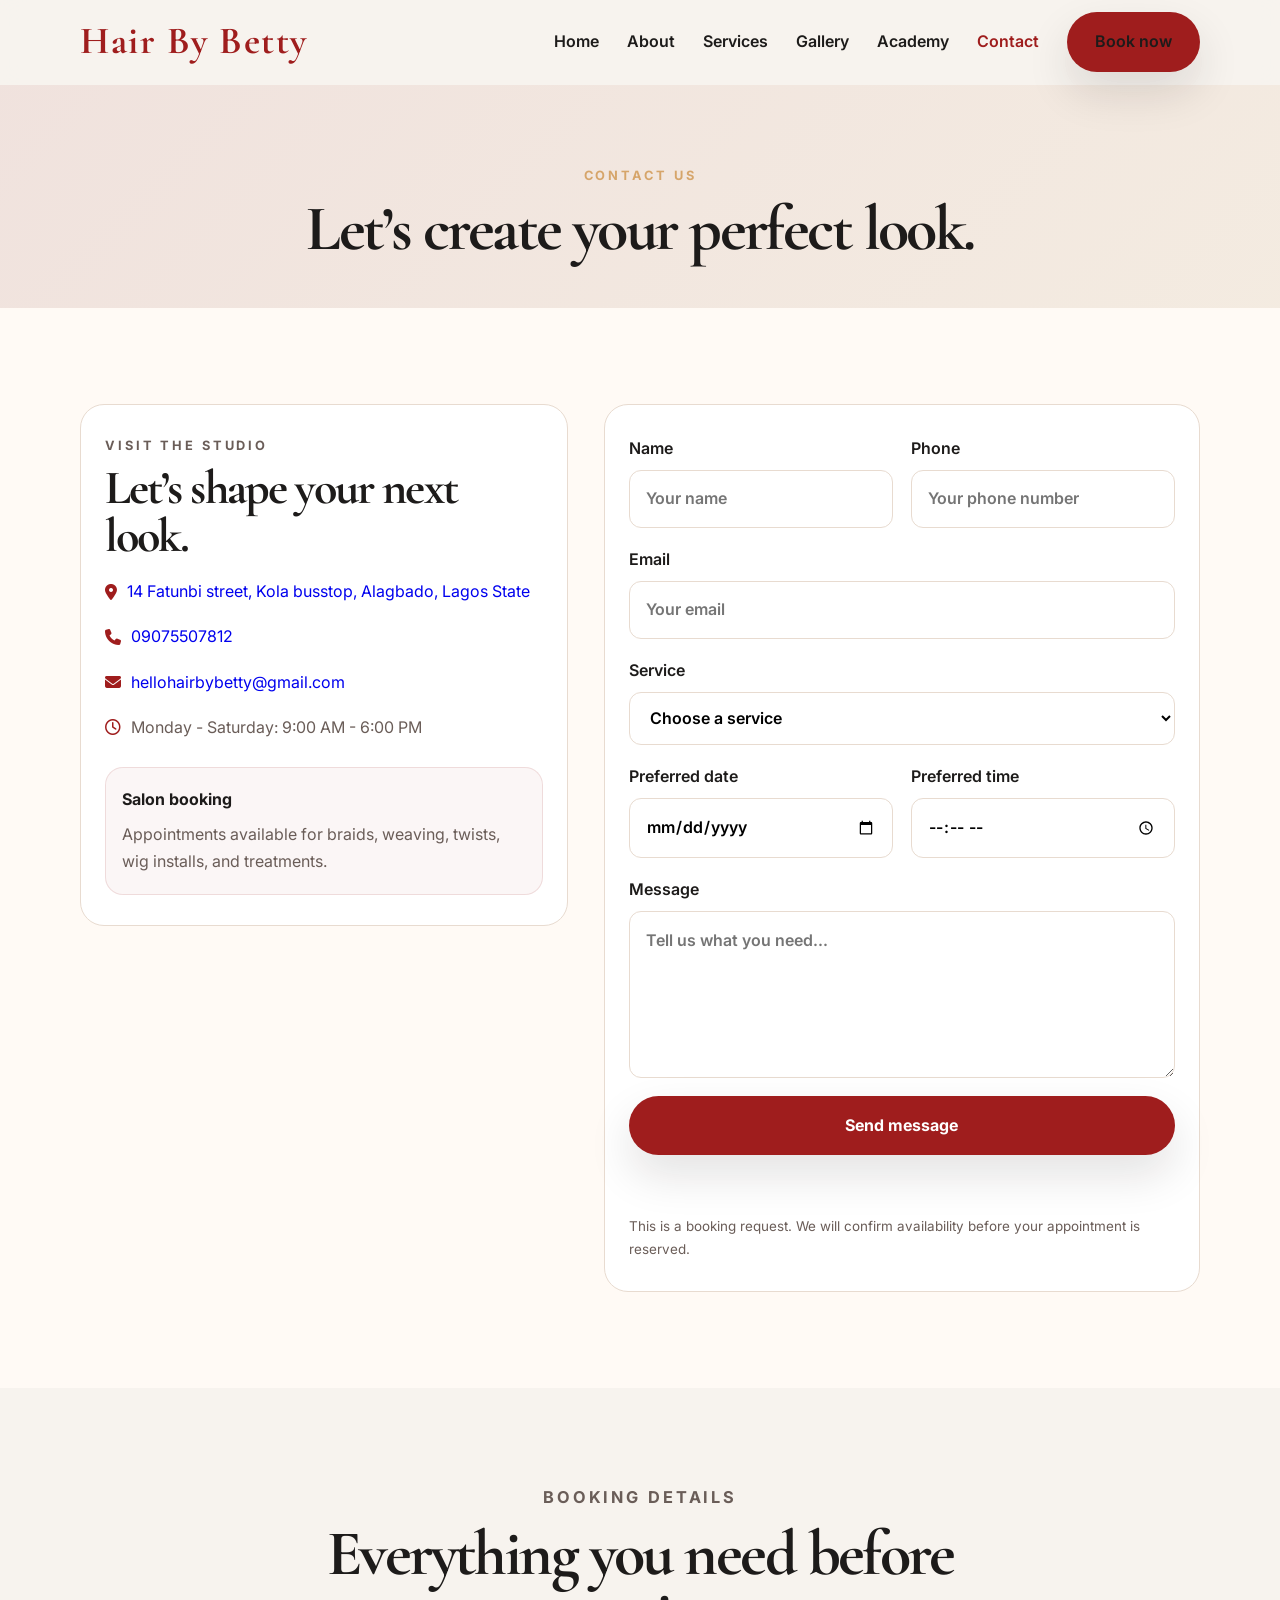
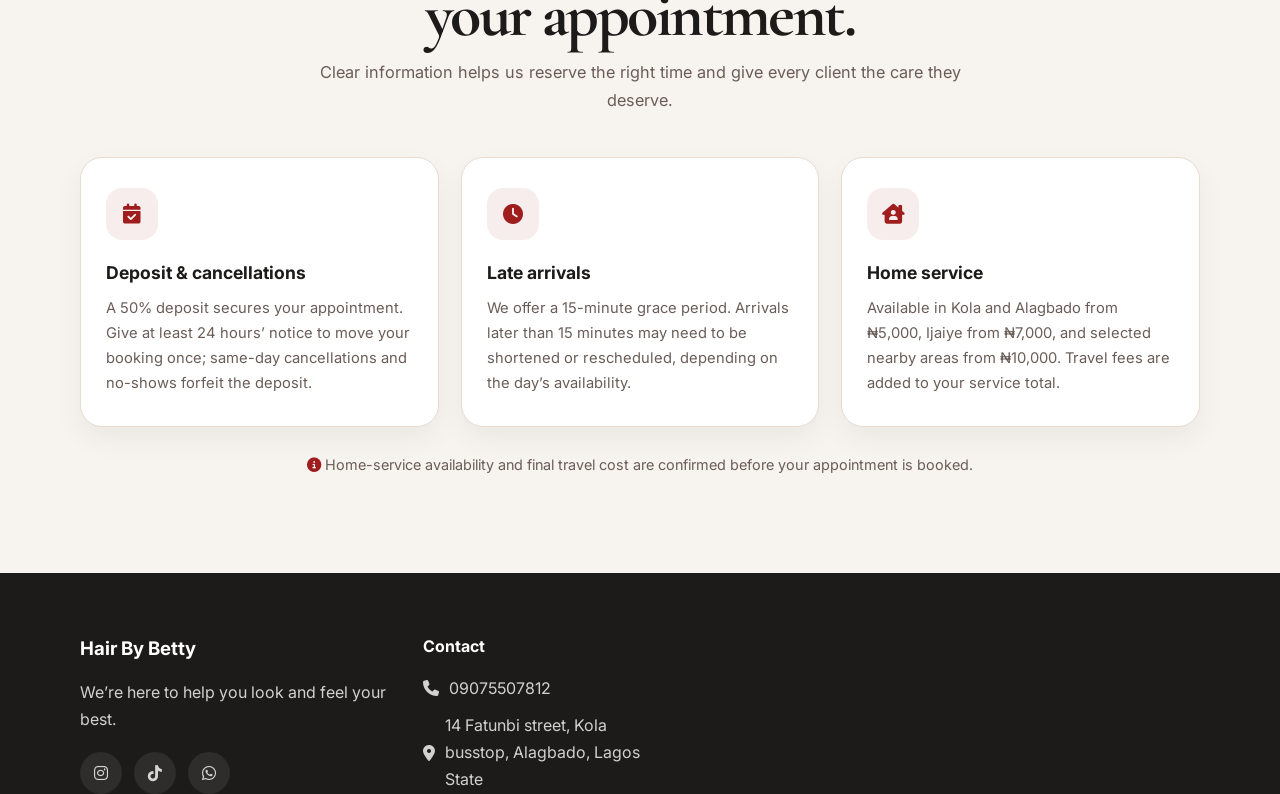
<file: contact.html>
<!DOCTYPE html>
<html lang="en">
  <head>
    <meta charset="UTF-8" />
    <meta name="viewport" content="width=device-width, initial-scale=1.0" />
    <meta name="description" content="Book an appointment with Hair By Betty in Alagbado, Lagos for braids, wigs, weaving, treatments and more." />
    <title>Book a Salon Appointment | Hair By Betty</title>
    <link rel="preconnect" href="https://fonts.googleapis.com" />
    <link rel="preconnect" href="https://fonts.gstatic.com" crossorigin />
    <link href="https://fonts.googleapis.com/css2?family=Cormorant+Garamond:wght@500;600;700&family=Inter:wght@400;500;600;700&display=swap" rel="stylesheet" />
    <link rel="stylesheet" href="https://cdnjs.cloudflare.com/ajax/libs/font-awesome/6.7.2/css/all.min.css" />
    <link rel="stylesheet" href="css/style.css" />
  </head>
  <body>
    <!-- Shared site header and responsive navigation -->
    <header class="site-header">
      <div class="container nav-bar">
        <a href="index.html" class="brand">Hair By Betty</a>
        <button class="menu-toggle" type="button" aria-label="Open navigation menu" aria-controls="primary-navigation" aria-expanded="false"><i class="fa-solid fa-bars"></i></button>
        <nav class="main-nav" id="primary-navigation" aria-label="Main navigation">
          <a href="index.html">Home</a>
          <a href="about.html">About</a>
          <a href="services.html">Services</a>
          <a href="gallery.html">Gallery</a>
          <a href="academy.html">Academy</a>
          <a href="contact.html" class="active">Contact</a>
          <a href="contact.html" class="button button-primary">Book now</a>
        </nav>
      </div>
    </header>

    <main>
      <!-- Page introduction -->
      <section class="page-hero">
        <div class="container page-hero-inner">
          <p class="eyebrow">Contact us</p>
          <h1>Let’s create your perfect look.</h1>
        </div>
      </section>

      <!-- Contact details and appointment-request form -->
      <section class="section-spacing contact-main">
        <div class="container contact-layout">
          <div class="contact-box">
            <div>
              <p class="eyebrow eyebrow-dark">Visit the studio</p>
              <h3>Let’s shape your next look.</h3>
            </div>
            <p><i class="fa-solid fa-location-dot"></i> <a href="https://www.google.com/maps/search/?api=1&amp;query=14+Fatunbi+Street%2C+Kola+Busstop%2C+Alagbado%2C+Lagos" target="_blank" rel="noopener">14 Fatunbi street, Kola busstop, Alagbado, Lagos State</a></p>
            <p><i class="fa-solid fa-phone"></i> <a href="tel:+2349075507812">09075507812</a></p>
            <p><i class="fa-solid fa-envelope"></i> <a href="mailto:hellohairbybetty@gmail.com">hellohairbybetty@gmail.com</a></p>
            <p><i class="fa-regular fa-clock"></i> Monday - Saturday: 9:00 AM - 6:00 PM</p>
            <div class="contact-highlight">
              <strong>Salon booking</strong>
              <span>Appointments available for braids, weaving, twists, wig installs, and treatments.</span>
            </div>
          </div>

          <form class="contact-form" id="contact-form">
            <div class="form-row">
              <label>
                Name
                <input type="text" name="name" placeholder="Your name" required />
              </label>
              <label>
                Phone
                <input type="tel" name="phone" placeholder="Your phone number" />
              </label>
            </div>

            <label>
              Email
              <input type="email" name="email" placeholder="Your email" required />
            </label>

            <label>
              Service
              <select name="service">
                <option value="">Choose a service</option>
                <option>Braids</option>
                <option>Stitched braids</option>
                <option>Weaving</option>
                <option>Washing &amp; setting</option>
                <option>Wig installation</option>
                <option>Wig ventilation</option>
                <option>Twisting</option>
                <option>Hair treatment</option>
                <option>Academy training</option>
              </select>
            </label>

            <div class="form-row">
              <label>
                Preferred date
                <input type="date" name="appointmentDate" />
              </label>
              <label>
                Preferred time
                <input type="time" name="appointmentTime" />
              </label>
            </div>

            <label>
              Message
              <textarea name="message" rows="5" placeholder="Tell us what you need..." required></textarea>
            </label>

            <button type="submit" class="button button-primary">Send message</button>
            <p class="contact-message" id="contact-message" aria-live="polite"></p>
            <p class="form-note">This is a booking request. We will confirm availability before your appointment is reserved.</p>
          </form>
        </div>
      </section>

      <!-- Sample policies and coverage: replace with Betty's approved business terms before launch. -->
      <!-- Editable booking policies and home-service coverage -->
      <section class="booking-details section-spacing">
        <div class="container">
          <div class="section-heading center">
            <p class="eyebrow eyebrow-dark">Booking details</p>
            <h2>Everything you need before your appointment.</h2>
            <p>Clear information helps us reserve the right time and give every client the care they deserve.</p>
          </div>
          <div class="booking-policy-grid">
            <article class="policy-card">
              <i class="fa-solid fa-calendar-check"></i>
              <h3>Deposit &amp; cancellations</h3>
              <p>A 50% deposit secures your appointment. Give at least 24 hours’ notice to move your booking once; same-day cancellations and no-shows forfeit the deposit.</p>
            </article>
            <article class="policy-card">
              <i class="fa-solid fa-clock"></i>
              <h3>Late arrivals</h3>
              <p>We offer a 15-minute grace period. Arrivals later than 15 minutes may need to be shortened or rescheduled, depending on the day’s availability.</p>
            </article>
            <article class="policy-card">
              <i class="fa-solid fa-house-chimney-user"></i>
              <h3>Home service</h3>
              <p>Available in Kola and Alagbado from ₦5,000, Ijaiye from ₦7,000, and selected nearby areas from ₦10,000. Travel fees are added to your service total.</p>
            </article>
          </div>
          <p class="policy-note"><i class="fa-solid fa-circle-info"></i> Home-service availability and final travel cost are confirmed before your appointment is booked.</p>
        </div>
      </section>
    </main>

    <!-- Shared site footer -->
    <footer class="site-footer">
      <div class="container footer-grid">
        <div>
          <h3>Hair By Betty</h3>
          <p>We’re here to help you look and feel your best.</p>
          <div class="social-links">
            <a href="https://www.instagram.com/hairbybetty8?stkn=dGFnZHk1eG5wenU4&utm_source=qr" aria-label="Instagram"><i class="fa-brands fa-instagram"></i></a>
            <a href="https://www.tiktok.com/@hairstylistatkola?_r=1&_t=ZS-99XfZTM4N7d" aria-label="TikTok"><i class="fa-brands fa-tiktok"></i></a>
            <a href="https://wa.me/2349075507812" aria-label="WhatsApp"><i class="fa-brands fa-whatsapp"></i></a>
          </div>
        </div>
        <div>
          <h4>Contact</h4>
          <ul class="footer-contact">
            <li><i class="fa-solid fa-phone"></i> 09075507812</li>
            <li><i class="fa-solid fa-location-dot"></i> 14 Fatunbi street, Kola busstop, Alagbado, Lagos State</li>
          </ul>
        </div>
      </div>
    </footer>
    <!-- Shared site interactions -->
    <script src="js/script.js"></script>
  </body>
</html>
</file>
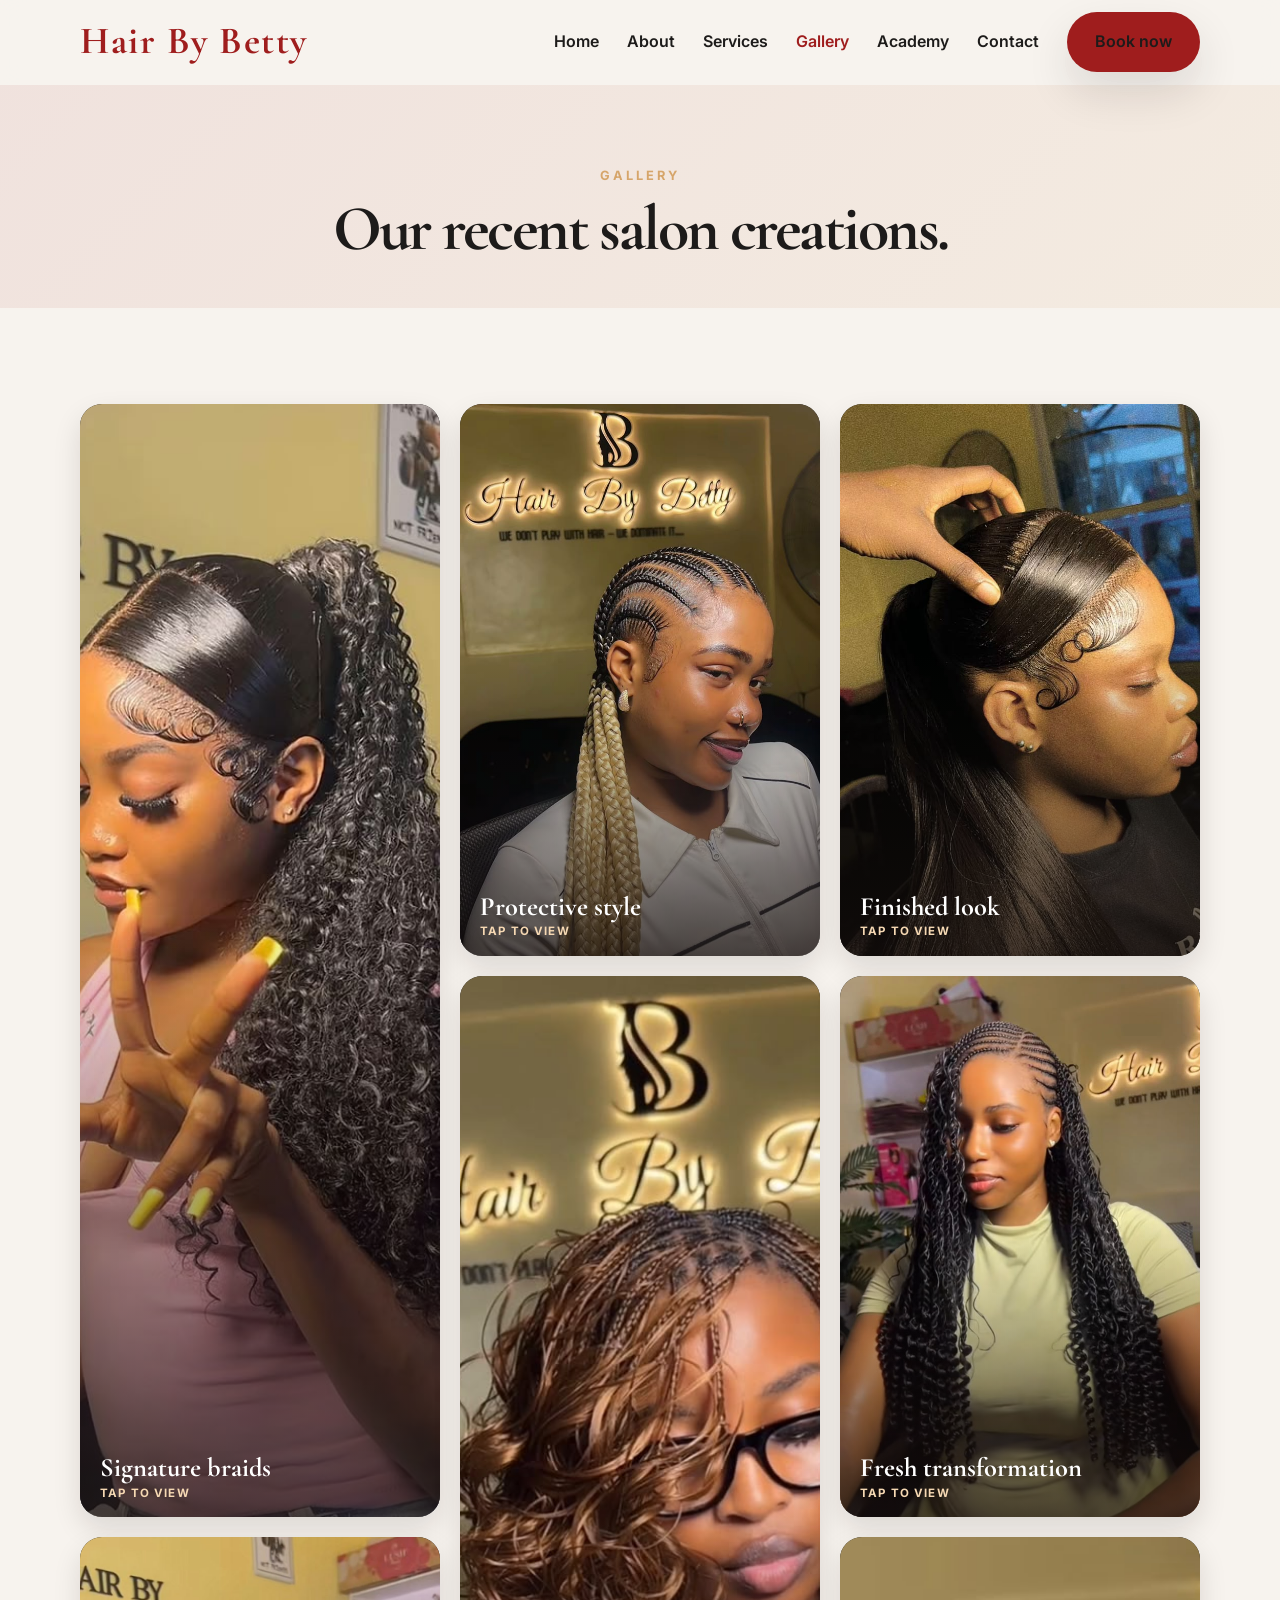
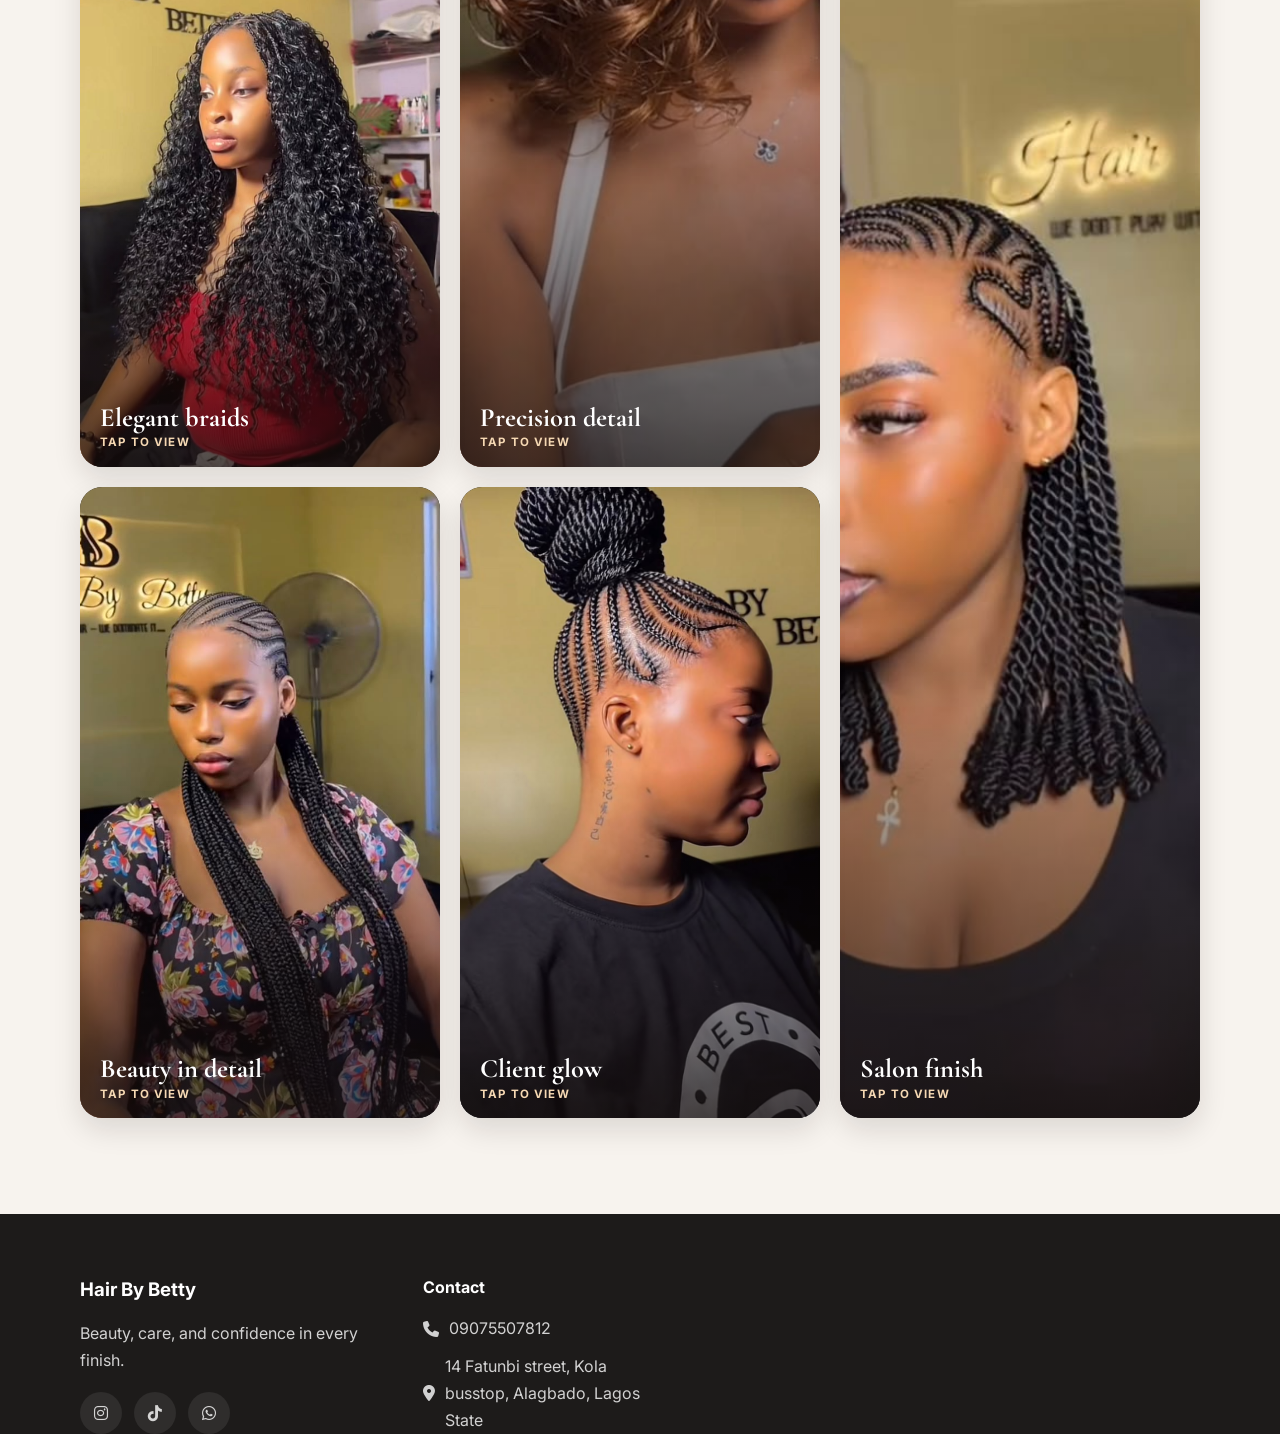
<file: gallery.html>
<!DOCTYPE html>
<html lang="en">
  <head>
    <meta charset="UTF-8" />
    <meta name="viewport" content="width=device-width, initial-scale=1.0" />
    <meta name="description" content="Explore Hair By Betty's recent braids, wig installations, weaving and signature salon styles in Alagbado, Lagos." />
    <title>Hair Gallery | Hair By Betty</title>
    <link rel="preconnect" href="https://fonts.googleapis.com" />
    <link rel="preconnect" href="https://fonts.gstatic.com" crossorigin />
    <link href="https://fonts.googleapis.com/css2?family=Cormorant+Garamond:wght@500;600;700&family=Inter:wght@400;500;600;700&display=swap" rel="stylesheet" />
    <link rel="stylesheet" href="https://cdnjs.cloudflare.com/ajax/libs/font-awesome/6.7.2/css/all.min.css" />
    <link rel="stylesheet" href="css/style.css" />
  </head>
  <body>
    <!-- Shared site header and responsive navigation -->
    <header class="site-header">
      <div class="container nav-bar">
        <a href="index.html" class="brand">Hair By Betty</a>
        <button class="menu-toggle" type="button" aria-label="Open navigation menu" aria-controls="primary-navigation" aria-expanded="false"><i class="fa-solid fa-bars"></i></button>
        <nav class="main-nav" id="primary-navigation" aria-label="Main navigation">
          <a href="index.html">Home</a>
          <a href="about.html">About</a>
          <a href="services.html">Services</a>
          <a href="gallery.html" class="active">Gallery</a>
          <a href="academy.html">Academy</a>
          <a href="contact.html">Contact</a>
          <a href="contact.html" class="button button-primary">Book now</a>
        </nav>
      </div>
    </header>

    <main>
      <!-- Page introduction -->
      <section class="page-hero">
        <div class="container page-hero-inner">
          <p class="eyebrow">Gallery</p>
          <h1>Our recent salon creations.</h1>
        </div>
      </section>

      <!-- Interactive gallery: each image opens in the shared lightbox -->
      <section class="section-spacing">
        <div class="container gallery-grid-page">
          <button class="gallery-item" type="button" data-image="images/HBB19.jpeg" data-alt="Detailed braided salon hairstyle"><img src="images/HBB19.jpeg" alt="Detailed braided salon hairstyle" loading="lazy" /><span class="gallery-label">Signature braids<small>Tap to view</small></span></button>
          <button class="gallery-item" type="button" data-image="images/HBB 9.jpeg" data-alt="Client wearing a finished protective hairstyle"><img src="images/HBB 9.jpeg" alt="Client wearing a finished protective hairstyle" loading="lazy" /><span class="gallery-label">Protective style<small>Tap to view</small></span></button>
          <button class="gallery-item" type="button" data-image="images/HBB18.jpeg" data-alt="Neatly finished salon hairstyle"><img src="images/HBB18.jpeg" alt="Neatly finished salon hairstyle" loading="lazy" /><span class="gallery-label">Finished look<small>Tap to view</small></span></button>
          <button class="gallery-item" type="button" data-image="images/HBB 23.jpeg" data-alt="Styled hair with clean sectioning"><img src="images/HBB 23.jpeg" alt="Styled hair with clean sectioning" loading="lazy" /><span class="gallery-label">Precision detail<small>Tap to view</small></span></button>
          <button class="gallery-item" type="button" data-image="images/HBB 22.jpeg" data-alt="Salon hair transformation"><img src="images/HBB 22.jpeg" alt="Salon hair transformation" loading="lazy" /><span class="gallery-label">Fresh transformation<small>Tap to view</small></span></button>
          <button class="gallery-item" type="button" data-image="images/HBB 244.jpeg" data-alt="Elegant braided hairstyle"><img src="images/HBB 244.jpeg" alt="Elegant braided hairstyle" loading="lazy" /><span class="gallery-label">Elegant braids<small>Tap to view</small></span></button>
          <button class="gallery-item" type="button" data-image="images/HBB 20.jpeg" data-alt="Professional salon hairstyle"><img src="images/HBB 20.jpeg" alt="Professional salon hairstyle" loading="lazy" /><span class="gallery-label">Salon finish<small>Tap to view</small></span></button>
          <button class="gallery-item" type="button" data-image="images/HBB 13.jpeg" data-alt="Beautiful finished hair style"><img src="images/HBB 13.jpeg" alt="Beautiful finished hair style" loading="lazy" /><span class="gallery-label">Beauty in detail<small>Tap to view</small></span></button>
          <button class="gallery-item" type="button" data-image="images/HBB 234.jpeg" data-alt="Client hairstyle finished at Hair By Betty"><img src="images/HBB 234.jpeg" alt="Client hairstyle finished at Hair By Betty" loading="lazy" /><span class="gallery-label">Client glow<small>Tap to view</small></span></button>
        </div>
      </section>
    </main>

    <!-- Shared site footer -->
    <footer class="site-footer">
      <div class="container footer-grid">
        <div>
          <h3>Hair By Betty</h3>
          <p>Beauty, care, and confidence in every finish.</p>
          <div class="social-links">
            <a href="https://www.instagram.com/hairbybetty8?stkn=dGFnZHk1eG5wenU4&utm_source=qr" aria-label="Instagram"><i class="fa-brands fa-instagram"></i></a>
            <a href="https://www.tiktok.com/@hairstylistatkola?_r=1&_t=ZS-99XfZTM4N7d" aria-label="TikTok"><i class="fa-brands fa-tiktok"></i></a>
            <a href="https://wa.me/2349075507812" aria-label="WhatsApp"><i class="fa-brands fa-whatsapp"></i></a>
          </div>
        </div>
        <div>
          <h4>Contact</h4>
          <ul class="footer-contact">
            <li><i class="fa-solid fa-phone"></i> 09075507812</li>
            <li><i class="fa-solid fa-location-dot"></i> 14 Fatunbi street, Kola busstop, Alagbado, Lagos State</li>
          </ul>
        </div>
      </div>
    </footer>
    <!-- Shared site interactions -->
    <script src="js/script.js"></script>
  </body>
</html>
</file>
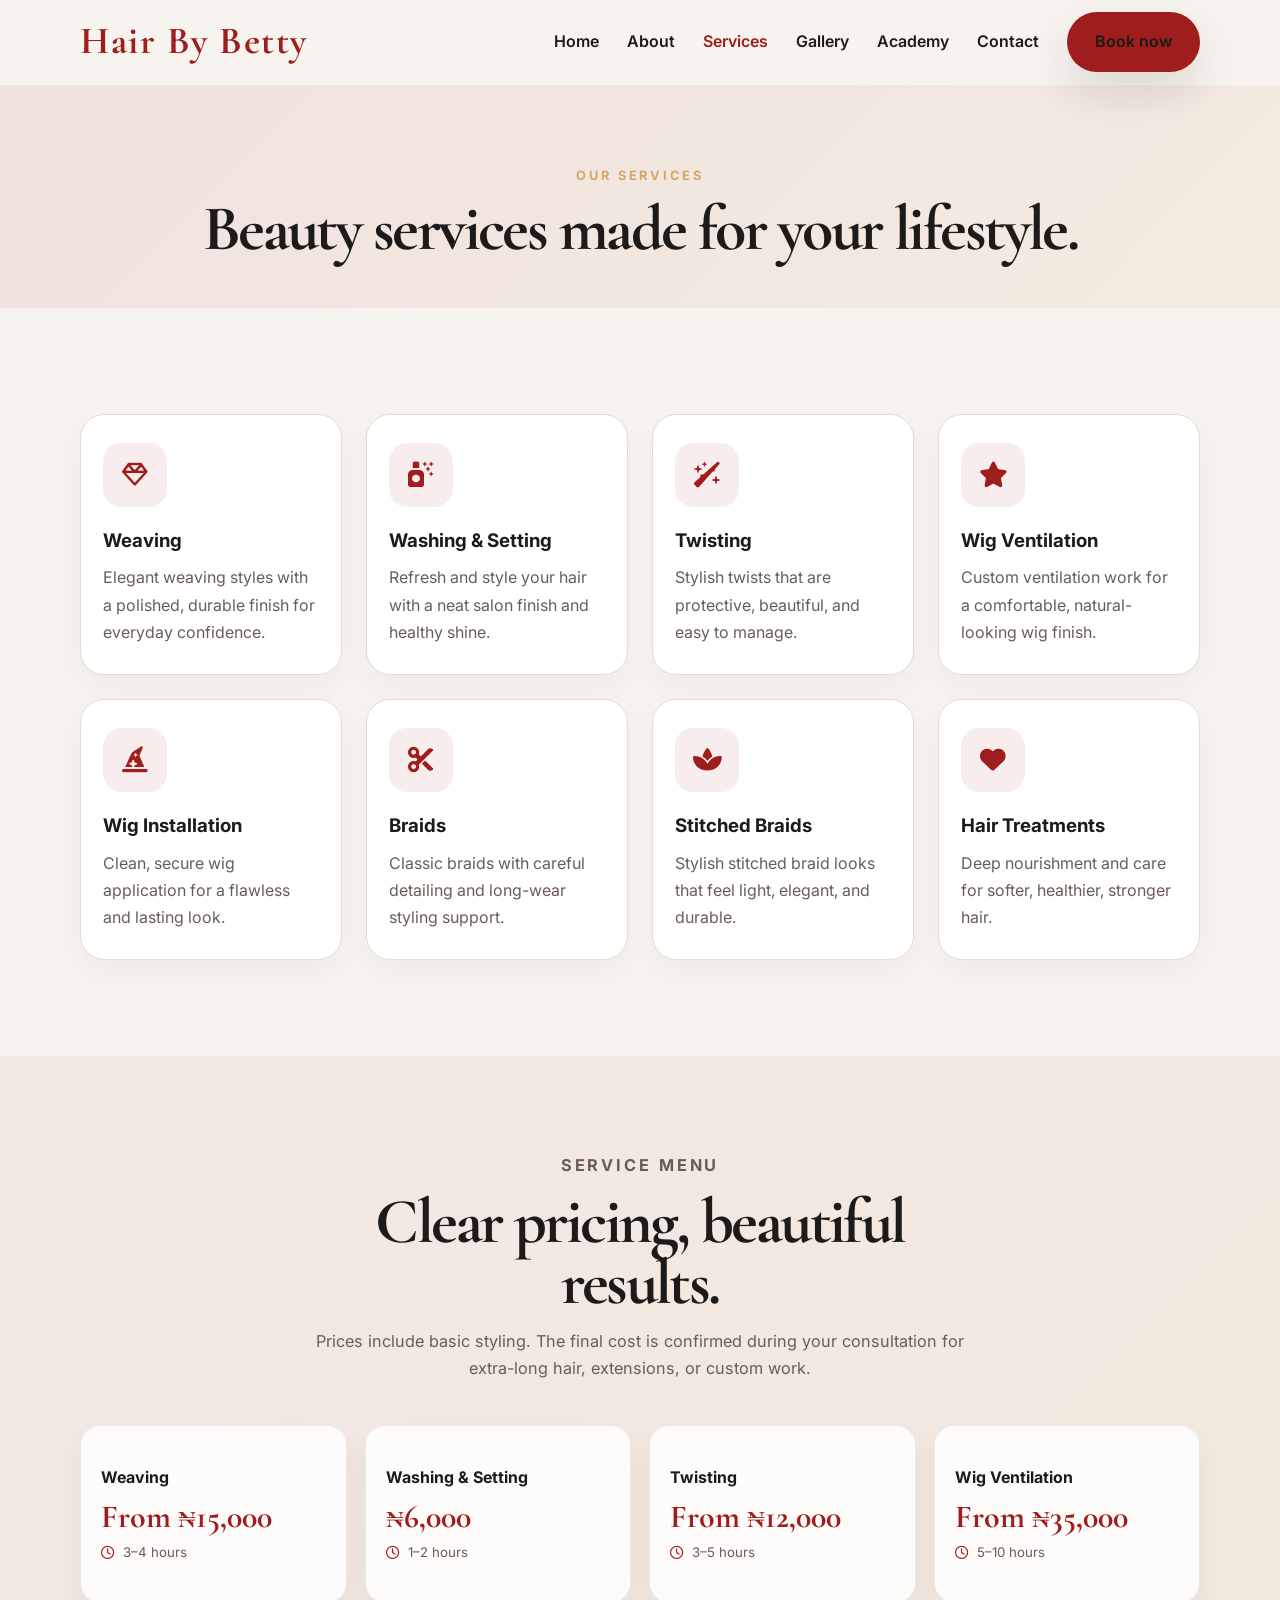
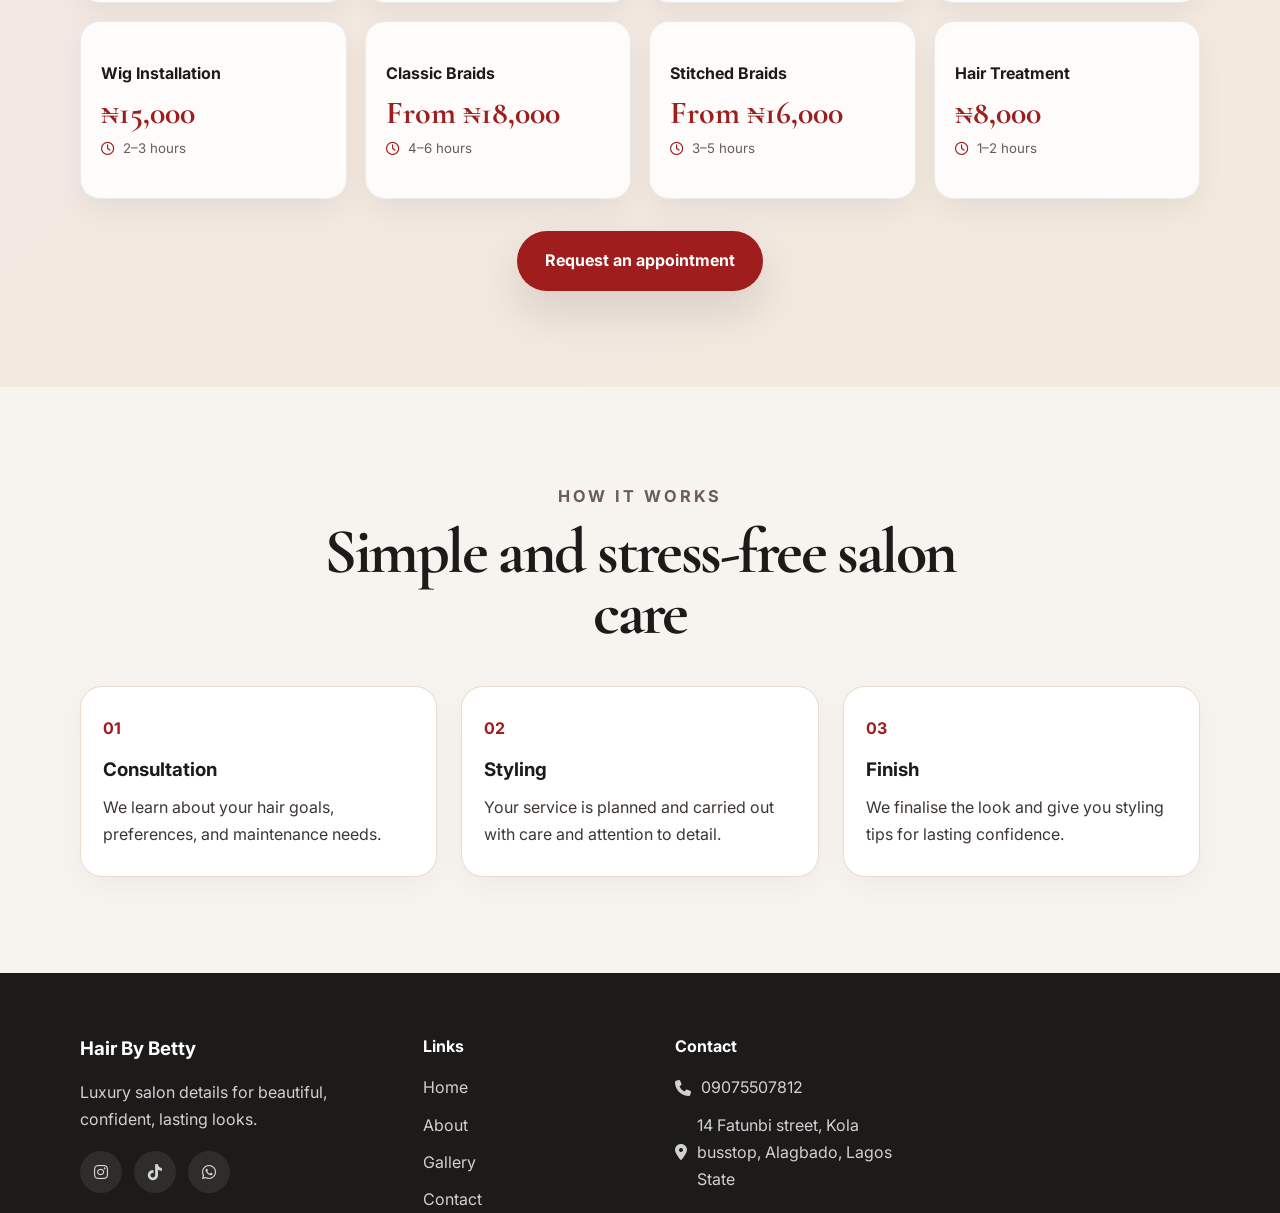
<file: services.html>
<!DOCTYPE html>
<html lang="en">
  <head>
    <meta charset="UTF-8" />
    <meta name="viewport" content="width=device-width, initial-scale=1.0" />
    <meta name="description" content="Discover braiding, weaving, wig installation, treatments and salon styling at Hair By Betty in Alagbado, Lagos." />
    <title>Hair Services | Hair By Betty</title>
    <link rel="preconnect" href="https://fonts.googleapis.com" />
    <link rel="preconnect" href="https://fonts.gstatic.com" crossorigin />
    <link href="https://fonts.googleapis.com/css2?family=Cormorant+Garamond:wght@500;600;700&family=Inter:wght@400;500;600;700&display=swap" rel="stylesheet" />
    <link rel="stylesheet" href="https://cdnjs.cloudflare.com/ajax/libs/font-awesome/6.7.2/css/all.min.css" />
    <link rel="stylesheet" href="css/style.css" />
  </head>
  <body>
    <!-- Shared site header and responsive navigation -->
    <header class="site-header">
      <div class="container nav-bar">
        <a href="index.html" class="brand">Hair By Betty</a>
        <button class="menu-toggle" type="button" aria-label="Open navigation menu" aria-controls="primary-navigation" aria-expanded="false"><i class="fa-solid fa-bars"></i></button>
        <nav class="main-nav" id="primary-navigation" aria-label="Main navigation">
          <a href="index.html">Home</a>
          <a href="about.html">About</a>
          <a href="services.html" class="active">Services</a>
          <a href="gallery.html">Gallery</a>
          <a href="academy.html">Academy</a>
          <a href="contact.html">Contact</a>
          <a href="contact.html" class="button button-primary">Book now</a>
        </nav>
      </div>
    </header>

    <main>
      <!-- Page introduction -->
      <section class="page-hero">
        <div class="container page-hero-inner">
          <p class="eyebrow">Our services</p>
          <h1>Beauty services made for your lifestyle.</h1>
        </div>
      </section>

      <!-- Service overview cards -->
      <section class="section-spacing">
        <div class="container card-grid services-grid">
          <article class="service-card">
            <div class="icon-box"><i class="fa-regular fa-gem"></i></div>
            <h3>Weaving</h3>
            <p>Elegant weaving styles with a polished, durable finish for everyday confidence.</p>
          </article>
          <article class="service-card">
            <div class="icon-box"><i class="fa-solid fa-spray-can-sparkles"></i></div>
            <h3>Washing &amp; Setting</h3>
            <p>Refresh and style your hair with a neat salon finish and healthy shine.</p>
          </article>
          <article class="service-card">
            <div class="icon-box"><i class="fa-solid fa-wand-sparkles"></i></div>
            <h3>Twisting</h3>
            <p>Stylish twists that are protective, beautiful, and easy to manage.</p>
          </article>
          <article class="service-card">
            <div class="icon-box"><i class="fa-solid fa-star"></i></div>
            <h3>Wig Ventilation</h3>
            <p>Custom ventilation work for a comfortable, natural-looking wig finish.</p>
          </article>
          <article class="service-card">
            <div class="icon-box"><i class="fa-solid fa-hat-wizard"></i></div>
            <h3>Wig Installation</h3>
            <p>Clean, secure wig application for a flawless and lasting look.</p>
          </article>
          <article class="service-card">
            <div class="icon-box"><i class="fa-solid fa-scissors"></i></div>
            <h3>Braids</h3>
            <p>Classic braids with careful detailing and long-wear styling support.</p>
          </article>
          <article class="service-card">
            <div class="icon-box"><i class="fa-solid fa-spa"></i></div>
            <h3>Stitched Braids</h3>
            <p>Stylish stitched braid looks that feel light, elegant, and durable.</p>
          </article>
          <article class="service-card">
            <div class="icon-box"><i class="fa-solid fa-heart"></i></div>
            <h3>Hair Treatments</h3>
            <p>Deep nourishment and care for softer, healthier, stronger hair.</p>
          </article>
        </div>
      </section>

      <!-- Sample prices and times: replace with Betty's final service menu before launch. -->
      <!-- Editable service prices and estimated appointment durations -->
      <section class="service-menu section-spacing" id="service-menu">
        <div class="container">
          <div class="section-heading center">
            <p class="eyebrow eyebrow-dark">Service menu</p>
            <h2>Clear pricing, beautiful results.</h2>
            <p>Prices include basic styling. The final cost is confirmed during your consultation for extra-long hair, extensions, or custom work.</p>
          </div>
          <div class="service-price-grid">
            <article class="price-card"><h3>Weaving</h3><strong>From ₦15,000</strong><span><i class="fa-regular fa-clock"></i> 3–4 hours</span></article>
            <article class="price-card"><h3>Washing &amp; Setting</h3><strong>₦6,000</strong><span><i class="fa-regular fa-clock"></i> 1–2 hours</span></article>
            <article class="price-card"><h3>Twisting</h3><strong>From ₦12,000</strong><span><i class="fa-regular fa-clock"></i> 3–5 hours</span></article>
            <article class="price-card"><h3>Wig Ventilation</h3><strong>From ₦35,000</strong><span><i class="fa-regular fa-clock"></i> 5–10 hours</span></article>
            <article class="price-card"><h3>Wig Installation</h3><strong>₦15,000</strong><span><i class="fa-regular fa-clock"></i> 2–3 hours</span></article>
            <article class="price-card"><h3>Classic Braids</h3><strong>From ₦18,000</strong><span><i class="fa-regular fa-clock"></i> 4–6 hours</span></article>
            <article class="price-card"><h3>Stitched Braids</h3><strong>From ₦16,000</strong><span><i class="fa-regular fa-clock"></i> 3–5 hours</span></article>
            <article class="price-card"><h3>Hair Treatment</h3><strong>₦8,000</strong><span><i class="fa-regular fa-clock"></i> 1–2 hours</span></article>
          </div>
          <div class="center-button-row"><a href="contact.html" class="button button-primary">Request an appointment</a></div>
        </div>
      </section>

      <!-- The three-step salon appointment process -->
      <section class="section-spacing service-process">
        <div class="container">
          <div class="section-heading center">
            <p class="eyebrow eyebrow-dark">How it works</p>
            <h2>Simple and stress-free salon care</h2>
          </div>

          <div class="card-grid three-grid">
            <article class="mini-card">
              <span>01</span>
              <h3>Consultation</h3>
              <p>We learn about your hair goals, preferences, and maintenance needs.</p>
            </article>
            <article class="mini-card">
              <span>02</span>
              <h3>Styling</h3>
              <p>Your service is planned and carried out with care and attention to detail.</p>
            </article>
            <article class="mini-card">
              <span>03</span>
              <h3>Finish</h3>
              <p>We finalise the look and give you styling tips for lasting confidence.</p>
            </article>
          </div>
        </div>
      </section>
    </main>

    <!-- Shared site footer -->
    <footer class="site-footer">
      <div class="container footer-grid">
        <div>
          <h3>Hair By Betty</h3>
          <p>Luxury salon details for beautiful, confident, lasting looks.</p>
          <div class="social-links">
            <a href="https://www.instagram.com/hairbybetty8?stkn=dGFnZHk1eG5wenU4&utm_source=qr" aria-label="Instagram"><i class="fa-brands fa-instagram"></i></a>
            <a href="https://www.tiktok.com/@hairstylistatkola?_r=1&_t=ZS-99XfZTM4N7d" aria-label="TikTok"><i class="fa-brands fa-tiktok"></i></a>
            <a href="https://wa.me/2349075507812" aria-label="WhatsApp"><i class="fa-brands fa-whatsapp"></i></a>
          </div>
        </div>
        <div>
          <h4>Links</h4>
          <ul>
            <li><a href="index.html">Home</a></li>
            <li><a href="about.html">About</a></li>
            <li><a href="gallery.html">Gallery</a></li>
            <li><a href="contact.html">Contact</a></li>
          </ul>
        </div>
        <div>
          <h4>Contact</h4>
          <ul class="footer-contact">
            <li><i class="fa-solid fa-phone"></i> 09075507812</li>
            <li><i class="fa-solid fa-location-dot"></i> 14 Fatunbi street, Kola busstop, Alagbado, Lagos State</li>
          </ul>
        </div>
      </div>
    </footer>
    <!-- Shared site interactions -->
    <script src="js/script.js"></script>
  </body>
</html>
</file>
<file: css/style.css>
/* =========================================================
   1. DESIGN TOKENS AND GLOBAL RESET
   ========================================================= */
 :root {
  --bg: #f7f3ee;
  --bg-soft: #fffaf5;
  --panel: #ffffff;
  --dark: #1d1b1a;
  --dark-soft: #3a322f;
  --brand: #9f1d1d;
  --brand-dark: #7e1010;
  --accent: #d6a56a;
  --text: #3d3734;
  --muted: #6a5d58;
  --line: #e8dbd0;
  --shadow: 0 20px 45px rgba(27, 18, 15, 0.12);
}

* { box-sizing: border-box; margin: 0; padding: 0; }
html { scroll-behavior: smooth; }
body {
  font-family: 'Inter', sans-serif;
  background: var(--bg);
  color: var(--text);
  line-height: 1.7;
}
a { text-decoration: none; }
a:focus-visible, button:focus-visible, input:focus-visible, select:focus-visible, textarea:focus-visible { outline: 3px solid var(--accent); outline-offset: 3px; }
img { display: block; width: 100%; }
button, input, select, textarea { font: inherit; }
.container { width: min(1120px, calc(100% - 32px)); margin: 0 auto; }
.section-spacing { padding: 96px 0; }
.eyebrow {
  font-size: 0.8rem; letter-spacing: 0.18rem; text-transform: uppercase; color: var(--accent); font-weight: 700;
}
.eyebrow-dark { color: var(--brand); }
.section-heading { max-width: 680px; margin-bottom: 42px; }
.section-heading.center { text-align: center; margin-left: auto; margin-right: auto; }
.section-heading h2, .hero-copy h1, .about-text h2, .feature-content h2, .cta-inner h2, .page-hero h1 {
  font-family: 'Cormorant Garamond', serif;
  letter-spacing: -0.04em;
  line-height: 0.95;
  color: var(--dark);
}
.section-heading h2 { font-size: clamp(2.4rem, 5vw, 4rem); margin: 12px 0 14px; }
.section-heading p { color: var(--muted); font-size: 1.02rem; }
/* =========================================================
   2. SHARED HEADER, NAVIGATION AND BUTTONS
   ========================================================= */
.site-header {
  position: sticky; top: 0; z-index: 100; background: rgba(247,243,238,0.9); backdrop-filter: blur(12px);
  border-bottom: 1px solid rgba(225, 223, 222, 0.05);
}
.nav-bar {
  display: flex; align-items: center; justify-content: space-between; min-height: 84px; gap: 24px;
}
.brand {
  color: var(--brand); font-family: 'Cormorant Garamond', serif; font-size: clamp(2rem, 3vw, 3rem);
  font-weight: 700; letter-spacing: 0.04em;
}
.main-nav { display: flex; align-items: center; gap: 28px; flex-wrap: wrap; }
.main-nav a { color: var(--dark); font-weight: 600; }
.main-nav a:hover, .main-nav a.active { color: var(--brand); }
.button {
  display: inline-flex; align-items: center; justify-content: center; border-radius: 999px; font-weight: 700;
  transition: 0.25s ease; border: 1px solid transparent;
}
.button:hover { transform: translateY(-2px); }
.button-primary { background: var(--brand); color: #fff; padding: 0.95rem 1.7rem; box-shadow: var(--shadow); }
.button-primary:hover { background: var(--brand-dark); }
.button-secondary { background: transparent; color: var(--dark); border-color: rgba(29,27,26,0.18); padding: 0.95rem 1.7rem; }
/* =========================================================
   3. HOME PAGE: HERO AND BRAND PROMISE
   ========================================================= */
.hero { background: linear-gradient(135deg, rgba(180,66,66,0.08), rgba(214,165,106,0.12)), var(--bg-soft); padding: 86px 0 64px; }
.hero-inner { display: grid; grid-template-columns: 1.1fr 0.9fr; align-items: center; gap: 50px; }
.hero-copy h1 { font-size: clamp(3.2rem, 7vw, 6rem); max-width: 520px; margin: 12px 0 18px; }
.lead { max-width: 560px; font-size: 1.08rem; color: var(--muted); }
.hero-actions { display: flex; align-items: center; gap: 16px; margin: 28px 0 22px; flex-wrap: wrap; }
.hero-points { list-style: none; display: flex; flex-wrap: wrap; gap: 18px 30px; color: var(--dark-soft); font-weight: 600; }
.hero-points li { display: flex; align-items: center; gap: 10px; }
.hero-points i { color: var(--brand); }
.brand-promise { position: relative; z-index: 2; margin-top: -24px; }
.promise-grid { display: grid; grid-template-columns: repeat(3, 1fr); overflow: hidden; border: 1px solid var(--line); border-radius: 22px; background: rgba(255,255,255,0.92); box-shadow: 0 16px 36px rgba(27,18,15,0.1); }
.promise-item { display: flex; align-items: center; gap: 15px; padding: 23px 26px; border-right: 1px solid var(--line); }
.promise-item:last-child { border-right: 0; }
.promise-item > i { display: grid; flex: 0 0 47px; width: 47px; height: 47px; place-items: center; border-radius: 15px; background: rgba(159,29,29,0.08); color: var(--brand); font-size: 1.2rem; }
.promise-item strong { display: block; color: var(--dark); font-size: 1rem; }
.promise-item span { display: block; margin-top: 2px; color: var(--muted); font-size: 0.82rem; line-height: 1.45; }
.hero-visual {
  position: relative; display: grid; grid-template-columns: 1fr 0.8fr; gap: 18px; min-height: 500px;
}
.image-card { border-radius: 22px; overflow: hidden; box-shadow: var(--shadow); }
.image-one { transform: translateY(26px); }
.image-two { transform: translateY(-8px); }
.image-card img { height: 100%; object-fit: cover; }
.floating-badge {
  position: absolute; left: 18px; bottom: 18px; background: rgba(255,255,255,0.88); border: 1px solid rgba(29,27,26,0.08);
  box-shadow: var(--shadow); border-radius: 18px; padding: 16px 18px; display: flex; flex-direction: column; gap: 4px;
}
.floating-badge strong { color: var(--dark); font-size: 1.2rem; }
.floating-badge span { color: var(--muted); font-size: 0.9rem; }
/* =========================================================
   4. HOME PAGE: SERVICES, ABOUT AND MEET BETTY
   ========================================================= */
.card-grid { display: grid; gap: 24px; }
.services-grid { grid-template-columns: repeat(4, minmax(220px, 1fr)); margin-top: 10px; }
.service-card { background: var(--panel); border: 1px solid var(--line); border-radius: 24px; padding: 28px 22px; box-shadow: 0 10px 30px rgba(27,18,15,0.04); transition: 0.25s ease; }
.service-card:hover, .testimonial-card:hover, .mini-card:hover { transform: translateY(-6px); box-shadow: var(--shadow); }
.icon-box {
  width: 64px; height: 64px; display: grid; place-items: center; border-radius: 18px; background: rgba(159,29,29,0.08);
  color: var(--brand); font-size: 1.6rem; margin-bottom: 18px;
}
.service-card h3, .testimonial-card h3, .mini-card h3, .contact-box h3, .site-footer h3, .site-footer h4 { color: var(--dark); margin-bottom: 8px; }
.service-card p, .about-text p, .feature-content p, .testimonial-card p, .site-footer p, .site-footer li, .contact-box p, .contact-form label { color: var(--muted); }
.two-column { display: grid; grid-template-columns: 1fr 1fr; gap: 54px; align-items: center; }
.about-image-wrap { border-radius: 28px; overflow: hidden; box-shadow: var(--shadow); }
.about-image-wrap img { height: 500px; object-fit: cover; }
.about-text h2, .feature-content h2, .cta-inner h2, .page-hero h1 { font-size: clamp(2.5rem, 5vw, 4.1rem); margin: 12px 0 18px; }
.about-text p + p { margin-top: 16px; }
.meet-betty { background: linear-gradient(135deg, #f0e4d6, #fffaf5); }
.meet-betty-grid { display: grid; grid-template-columns: 0.9fr 1.1fr; align-items: center; gap: 64px; }
.meet-betty-portrait { position: relative; overflow: hidden; border-radius: 28px; box-shadow: var(--shadow); }
.meet-betty-portrait img { min-height: 520px; height: 100%; object-fit: cover; }
.portrait-note { position: absolute; right: 18px; bottom: 18px; display: inline-flex; align-items: center; gap: 8px; padding: 11px 14px; border-radius: 999px; background: rgba(255,255,255,0.9); color: var(--dark); font-size: 0.82rem; font-weight: 700; }
.portrait-note i { color: var(--brand); }
.meet-betty-copy { max-width: 600px; }
.meet-betty-copy h2 { margin: 12px 0 18px; color: var(--dark); font-family: 'Cormorant Garamond', serif; font-size: clamp(2.6rem, 5vw, 4.2rem); letter-spacing: -0.04em; line-height: 0.96; }
.meet-betty-copy > p:not(.eyebrow) { color: var(--muted); }
.meet-betty-copy > p + p { margin-top: 14px; }
.betty-signature { margin-top: 25px; padding-left: 16px; border-left: 3px solid var(--accent); }
.betty-signature strong { display: block; color: var(--brand); font-family: 'Cormorant Garamond', serif; font-size: 2rem; line-height: 0.9; }
.betty-signature span { color: var(--muted); font-size: 0.84rem; font-weight: 700; }
.text-link { color: var(--brand); font-weight: 700; }
.text-link i { margin-left: 4px; transition: transform 0.2s ease; }
.text-link:hover i { transform: translateX(4px); }
.stats-grid { display: grid; grid-template-columns: repeat(3, minmax(110px,1fr)); gap: 18px; margin-top: 28px; }
.stat-box { background: var(--panel); border: 1px solid var(--line); border-radius: 20px; padding: 22px 16px; text-align: center; }
.stat-box i { font-size: 1.5rem; color: var(--brand); margin-bottom: 8px; }
.stat-box strong { display: block; font-size: 1.6rem; color: var(--dark); }
.stat-box span { color: var(--muted); font-size: 0.9rem; }
/* =========================================================
   5. HOME PAGE: FEATURE, GALLERY, TESTIMONIALS AND FAQ
   ========================================================= */
.feature { background: #f0e4d6; }
.feature-box { display: grid; grid-template-columns: 1.1fr 0.9fr; gap: 48px; align-items: center; }
.feature-content { max-width: 620px; }
.check-list { list-style: none; display: grid; gap: 16px; margin: 28px 0 32px; color: var(--dark-soft); font-weight: 600; }
.check-list li { display: flex; align-items: center; gap: 12px; }
.check-list i { color: var(--brand); }
.feature-image { border-radius: 28px; overflow: hidden; box-shadow: var(--shadow); }
.feature-image img { height: 520px; object-fit: cover; }
.gallery-grid { display: grid; grid-template-columns: repeat(3, minmax(0, 1fr)); gap: 18px; }
.gallery-grid img { height: 290px; object-fit: cover; border-radius: 18px; box-shadow: 0 10px 25px rgba(27,18,15,0.08); }
.center-button-row { text-align: center; margin-top: 32px; }
.testimonials { background: var(--bg-soft); }
.testimonial-grid { grid-template-columns: repeat(3, minmax(220px,1fr)); }
.testimonial-card { background: #fff; border: 1px solid var(--line); border-radius: 22px; padding: 24px 20px; box-shadow: 0 10px 25px rgba(27,18,15,0.04); transition: 0.25s ease; }
.testimonial-actions { display: flex; align-items: center; justify-content: center; gap: 24px; margin-top: 32px; }
.testimonial-actions .button i { margin-right: 8px; }
.client-meta { display: flex; align-items: center; gap: 14px; margin-bottom: 18px; }
.client-meta img { width: 60px; height: 60px; object-fit: cover; border-radius: 50%; }
.client-meta span { color: var(--muted); font-size: 0.85rem; }
.stars { color: #f0ad1a; letter-spacing: 0.1em; margin-bottom: 14px; }
.cta-strip { background: linear-gradient(135deg, var(--dark) 0%, #442f2b 100%); padding: 64px 0; }
.cta-inner { display: flex; align-items: center; justify-content: space-between; gap: 18px; }
.cta-inner h2 { color: #fff; max-width: 560px; }
.cta-inner .eyebrow { color: #f5d8b3; }
.faq-wrap { max-width: 820px; }
.faq-list { display: grid; gap: 18px; }
.faq-item { background: var(--panel); border: 1px solid var(--line); border-radius: 18px; overflow: hidden; }
.faq-question { width: 100%; background: transparent; border: none; cursor: pointer; padding: 22px 20px; display: flex; justify-content: space-between; gap: 14px; align-items: center; color: var(--dark); font-weight: 700; text-align: left; }
.faq-answer { max-height: 0; overflow: hidden; transition: max-height 0.35s ease; }
.faq-answer p { padding: 0 20px 22px; color: var(--muted); }
.faq-icon { color: var(--brand); transition: transform 0.2s ease; }
.faq-item.active .faq-icon { transform: rotate(45deg); }
.apprentice { background: linear-gradient(135deg, rgba(159,29,29,0.04), rgba(214,165,106,0.09)); }
.apprentice-box { display: grid; grid-template-columns: 0.9fr 1.1fr; gap: 48px; align-items: center; }
.apprentice-image {
  border-radius: 28px; overflow: hidden; box-shadow: var(--shadow); position: relative; border: 1px solid rgba(29,27,26,0.06);
}
.apprentice-image::after {
  content: ""; position: absolute; inset: 18px auto auto 18px; width: 110px; height: 110px; border-radius: 50%; background: rgba(214,165,106,0.18); filter: blur(10px);
}
.apprentice-image img { height: 460px; object-fit: cover; }
.apprentice-content { max-width: 620px; }
.premium-badge {
  display: inline-flex; align-items: center; padding: 0.45rem 0.9rem; border-radius: 999px; background: rgba(159,29,29,0.08); color: var(--brand); border: 1px solid rgba(159,29,29,0.14); font-size: 0.72rem; letter-spacing: 0.14rem; text-transform: uppercase; font-weight: 800; margin-bottom: 10px;
}
.apprentice-content h2 { font-family: 'Cormorant Garamond', serif; font-size: clamp(2.5rem, 5vw, 4.1rem); line-height: 0.95; letter-spacing: -0.04em; color: var(--dark); margin: 12px 0 18px; }
.apprentice-content > p:not(.eyebrow) { color: var(--muted); }
.apprentice-stats {
  display: grid; grid-template-columns: repeat(2, minmax(0,1fr)); gap: 16px; margin: 28px 0 12px;
}
.apprentice-stats div {
  background: rgba(255,255,255,0.7); border: 1px solid rgba(29,27,26,0.07); border-radius: 18px; padding: 18px 18px; box-shadow: 0 10px 24px rgba(27,18,15,0.04);
}
.apprentice-stats strong { display: block; color: var(--dark); font-size: 1.05rem; margin-bottom: 6px; }
.apprentice-stats span { color: var(--muted); font-size: 0.85rem; }
.apprentice-features { display: grid; grid-template-columns: repeat(2, minmax(0, 1fr)); gap: 16px; margin: 28px 0 32px; }
.apprentice-features div {
  display: flex; align-items: center; gap: 12px; color: var(--dark-soft); font-weight: 600; background: rgba(255,255,255,0.45); border: 1px solid rgba(29,27,26,0.05); border-radius: 16px; padding: 14px 16px;
}
.apprentice-features i { color: var(--brand); font-size: 1.25rem; width: 24px; }
/* =========================================================
   6. ACADEMY PAGE COMPONENTS
   ========================================================= */
.academy-hero {
  background: linear-gradient(135deg, rgba(159,29,29,0.08), rgba(214,165,106,0.12));
  padding: 88px 0 64px;
}
.academy-hero-inner {
  display: grid; grid-template-columns: 1.1fr 0.9fr; gap: 48px; align-items: center;
}
.academy-copy h1 {
  font-family: 'Cormorant Garamond', serif; font-size: clamp(3.2rem, 6vw, 5.5rem); line-height: 0.96; letter-spacing: -0.04em; color: var(--dark); margin: 12px 0 18px;
}
.academy-card-highlight {
  background: rgba(255,255,255,0.72); border: 1px solid rgba(29,27,26,0.06); box-shadow: var(--shadow); border-radius: 28px; padding: 32px 28px;
}
.academy-pill {
  display: inline-block; margin-bottom: 18px; background: rgba(159,29,29,0.08); color: var(--brand); border: 1px solid rgba(159,29,29,0.12); border-radius: 999px; padding: 0.45rem 0.8rem; font-size: 0.72rem; letter-spacing: 0.12rem; text-transform: uppercase; font-weight: 800;
}
.academy-card-highlight h2 {
  font-family: 'Cormorant Garamond', serif; font-size: clamp(2.2rem, 4vw, 3.4rem); line-height: 1; letter-spacing: -0.04em; color: var(--dark); margin-bottom: 18px;
}
.academy-card-highlight ul { list-style: none; display: grid; gap: 14px; color: var(--dark-soft); font-weight: 600; }
.academy-card-highlight li { display: flex; align-items: center; gap: 12px; }
.academy-card-highlight i { color: var(--brand); }
.academy-program-grid {
  display: grid;
  grid-template-columns: repeat(3, minmax(0, 1fr));
  gap: 1.5rem;
  align-items: stretch;
}
.academy-program-card {
  min-width: 0;
  overflow-wrap: anywhere;
  word-break: break-word;
  padding: 1.5rem;
  background: rgba(255, 255, 255, 0.04);
  border: 1px solid rgba(255, 255, 255, 0.08);
  border-radius: 20px;
}
.academy-program-card span {
  display: inline-block;
  min-width: 2.75rem;
  font-size: clamp(1.6rem, 3vw, 2.2rem);
  line-height: 1;
  margin-bottom: 0.8rem;
  color: #d7a9ff;
  font-weight: 700;
}

.academy-program-card h3,
.academy-program-card p {
  margin: 0;
}
.academy-cta-box {
  background: linear-gradient(135deg, var(--dark) 0%, #3b2a2a 100%); border-radius: 26px; padding: 34px 30px; display: flex; align-items: center; justify-content: space-between; gap: 20px; box-shadow: var(--shadow);
}
.academy-cta-box h2 {
  font-family: 'Cormorant Garamond', serif; font-size: clamp(2.5rem, 5vw, 4rem); line-height: 0.96; letter-spacing: -0.04em; color: #fff; max-width: 620px;
}
.academy-cta-box .eyebrow { color: #f5d8b3; }
.cta-actions { display: flex; gap: 14px; flex-wrap: wrap; }

@media (max-width: 640px) {
  .academy-program-grid {
    grid-template-columns: 1fr;
  }

  .academy-program-card {
    padding: 1rem 1rem 1.2rem;
  }

  .academy-program-card span {
    margin-bottom: 0.6rem;
  }
}
/* =========================================================
   7. FOOTER, PAGE HERO AND CONTACT FORM
   ========================================================= */
.site-footer { background: var(--dark); color: #f1ece8; padding-top: 60px; }
.footer-grid { display: grid; grid-template-columns: 1.4fr 1fr 1fr 1.2fr; gap: 24px; }
.site-footer h3, .site-footer h4 { color: #fff; margin-bottom: 14px; }
.site-footer p, .site-footer li, .site-footer a { color: rgba(255,255,255,0.8); }
.site-footer ul { list-style: none; display: grid; gap: 10px; }
.social-links { display: flex; gap: 12px; margin-top: 18px; }
.social-links a { width: 42px; height: 42px; border-radius: 50%; display: grid; place-items: center; background: rgba(255,255,255,0.08);transition: 1s; }
.social-links a:hover{ background: #9f1d1d; color: #e8dbd0;transform: scale(1.09);}
.footer-contact li { display: flex; align-items: center; gap: 10px; }
.footer-bottom { border-top: 1px solid rgba(255,255,255,0.1); margin-top: 26px; padding: 22px 0; text-align: center; color: rgba(255,255,255,0.7); }
.page-hero { background: linear-gradient(135deg, rgba(159,29,29,0.08), rgba(214,165,106,0.1)); padding: 80px 0 30px; }
.page-hero-inner { text-align: center; }
/* =========================================================
   8. MODERN GALLERY AND IMAGE LIGHTBOX
   ========================================================= */
.gallery-intro { max-width: 640px; margin: 0 auto 32px; color: var(--muted); text-align: center; }
.gallery-grid-page { display: grid; grid-template-columns: repeat(3, minmax(0,1fr)); gap: 20px; }
.gallery-item { position: relative; min-height: 340px; overflow: hidden; border: 0; border-radius: 22px; background: var(--dark); cursor: zoom-in; box-shadow: 0 12px 28px rgba(27,18,15,0.12); }
.gallery-item:nth-child(3n + 1) { grid-row: span 2; min-height: 700px; }
.gallery-item img { width: 100%; height: 100%; object-fit: cover; transition: transform 0.45s ease; }
.gallery-item:hover img, .gallery-item:focus-visible img { transform: scale(1.06); }
.gallery-item::after { content: ""; position: absolute; inset: 0; background: linear-gradient(transparent 45%, rgba(20, 14, 12, 0.75)); }
.gallery-label { position: absolute; z-index: 1; left: 20px; right: 20px; bottom: 18px; color: #fff; font-family: 'Cormorant Garamond', serif; font-weight: 700; font-size: 1.65rem; line-height: 1; text-align: left; }
.gallery-label small { display: block; margin-top: 6px; color: #f5d8b3; font-family: 'Inter', sans-serif; font-size: 0.72rem; font-weight: 700; letter-spacing: 0.1em; text-transform: uppercase; }
.image-modal { width: min(940px, calc(100% - 32px)); padding: 0; overflow: hidden; border: 0; border-radius: 20px; background: var(--dark); }
.image-modal::backdrop { background: rgba(18, 12, 10, 0.82); backdrop-filter: blur(4px); }
.image-modal img { max-height: 82vh; object-fit: contain; }
.image-modal button { position: absolute; top: 12px; right: 12px; width: 42px; height: 42px; border: 0; border-radius: 50%; background: #fff; color: var(--dark); cursor: pointer; font-size: 1.4rem; }
.contact-main { background: var(--bg-soft); }
.contact-layout { display: grid; grid-template-columns: 0.9fr 1.1fr; gap: 36px; align-items: start; }
.contact-box, .contact-form { background: var(--panel); border: 1px solid var(--line); border-radius: 24px; padding: 30px 24px; }
.contact-box { display: grid; gap: 18px; }
.contact-box h3 { font-family: 'Cormorant Garamond', serif; font-size: clamp(2.2rem, 4vw, 3rem); line-height: 1; letter-spacing: -0.04em; margin: 8px 0 0; }
.contact-box p { display: flex; align-items: center; gap: 10px; }
.contact-box i { color: var(--brand); }
.contact-highlight {
  display: grid; gap: 8px; margin-top: 8px; border: 1px solid rgba(159,29,29,0.12); background: rgba(159,29,29,0.04); border-radius: 18px; padding: 18px 16px;
}
.contact-highlight strong { color: var(--dark); }
.contact-highlight span { color: var(--muted); }
.contact-form { display: grid; gap: 18px; }
.form-row { display: grid; grid-template-columns: 1fr 1fr; gap: 18px; }
.contact-form label { display: grid; gap: 8px; font-weight: 600; color: var(--dark); }
.contact-form input, .contact-form select, .contact-form textarea { width: 100%; border: 1px solid var(--line); border-radius: 12px; background: #fff; padding: 0.9rem 1rem; }
.contact-form input:focus, .contact-form select:focus, .contact-form textarea:focus { outline: 2px solid rgba(159,29,29,0.2); border-color: var(--brand); }
.contact-message { min-height: 24px; color: var(--dark-soft); font-size: 0.92rem; }
.form-note { color: var(--muted); font-size: 0.84rem; }
/* =========================================================
   9. SERVICE MENU AND BOOKING-POLICY CARDS
   ========================================================= */
.mini-card { background: var(--panel); border: 1px solid var(--line); border-radius: 22px; padding: 28px 22px; box-shadow: 0 10px 30px rgba(27,18,15,0.04); transition: 0.25s ease; }
.mini-card i { color: var(--brand); font-size: 1.5rem; margin-bottom: 14px; }
.mini-card span { display: inline-block; color: var(--brand); font-weight: 700; margin-bottom: 12px; }
.three-grid { grid-template-columns: repeat(3, minmax(220px, 1fr)); }
.service-menu { background: linear-gradient(135deg, rgba(159,29,29,0.05), rgba(214,165,106,0.13)); }
.service-price-grid { display: grid; grid-template-columns: repeat(4, minmax(0, 1fr)); gap: 18px; }
.price-card { min-height: 178px; display: flex; flex-direction: column; justify-content: center; padding: 24px 20px; border: 1px solid rgba(29,27,26,0.08); border-radius: 20px; background: rgba(255,255,255,0.86); box-shadow: 0 12px 28px rgba(27,18,15,0.05); }
.price-card h3 { color: var(--dark); font-size: 1rem; }
.price-card strong { display: block; margin: 10px 0 8px; color: var(--brand); font-family: 'Cormorant Garamond', serif; font-size: 2rem; line-height: 1; }
.price-card span { color: var(--muted); font-size: 0.83rem; }
.price-card i { margin-right: 5px; color: var(--brand); }
.booking-details { background: var(--bg); }
.booking-policy-grid { display: grid; grid-template-columns: repeat(3, minmax(0, 1fr)); gap: 22px; }
.policy-card { padding: 30px 25px; border-radius: 22px; background: var(--panel); border: 1px solid var(--line); box-shadow: 0 12px 28px rgba(27,18,15,0.05); }
.policy-card > i { display: grid; width: 52px; height: 52px; place-items: center; border-radius: 16px; background: rgba(159,29,29,0.08); color: var(--brand); font-size: 1.25rem; }
.policy-card h3 { margin: 18px 0 8px; color: var(--dark); font-size: 1.1rem; }
.policy-card p { color: var(--muted); font-size: 0.92rem; }
.policy-note { max-width: 780px; margin: 26px auto 0; text-align: center; color: var(--muted); font-size: 0.9rem; }
.policy-note i { color: var(--brand); }

/* =========================================================
   10. RESPONSIVE LAYOUTS: TABLET, MOBILE AND MOTION SETTINGS
   ========================================================= */
@media (max-width: 980px) {
  .hero-inner, .feature-box, .two-column, .contact-layout, .apprentice-box, .footer-grid, .meet-betty-grid { grid-template-columns: 1fr; }
  .services-grid, .testimonial-grid, .gallery-grid, .three-grid { grid-template-columns: repeat(2, minmax(220px,1fr)); }
  .service-price-grid { grid-template-columns: repeat(2, minmax(0, 1fr)); }
  .booking-policy-grid { grid-template-columns: 1fr; }
  .cta-inner { flex-direction: column; align-items: flex-start; }
}
@media (max-width: 720px) {
  .hero { padding-top: 42px; }
  .hero-actions, .form-row, .services-grid, .testimonial-grid, .gallery-grid, .three-grid, .stats-grid, .apprentice-features { grid-template-columns: 1fr; display: grid; }
  .service-price-grid { grid-template-columns: 1fr; }
  .hero-points { flex-direction: column; align-items: flex-start; }
  .testimonial-actions { align-items: center; flex-direction: column; gap: 16px; text-align: center; }
  .gallery-grid img, .about-image-wrap img, .feature-image img { height: 280px; }
  .gallery-grid .gallery-item img { height: 100%; }
  .gallery-grid-page { grid-template-columns: 1fr; }
  .gallery-item, .gallery-item:nth-child(3n + 1) { grid-row: auto; min-height: 400px; }
  .promise-grid { grid-template-columns: 1fr; }
  .promise-item { padding: 18px 20px; border-right: 0; border-bottom: 1px solid var(--line); }
  .promise-item:last-child { border-bottom: 0; }
  .meet-betty-portrait img { min-height: 380px; }
}

.menu-toggle {
  display: none;
  width: 46px;
  height: 46px;
  align-items: center;
  justify-content: center;
  border: 1px solid var(--line);
  border-radius: 50%;
  background: var(--panel);
  color: var(--dark);
  cursor: pointer;
}
@media (max-width: 768px) {
  .nav-bar { position: relative; min-height: 72px; }
  .brand { font-size: 2rem; }
  .main-nav {
    display: none;
    flex-direction: column;
    align-items: stretch;
    gap: 2px;
    background: var(--panel);
    position: absolute;
    top: calc(100% + 8px);
    right: 16px;
    width: min(300px, calc(100vw - 32px));
    padding: 12px;
    border: 1px solid var(--line);
    border-radius: 18px;
    box-shadow: var(--shadow);
  }
  .main-nav.active {
    display: flex;
  }
  .main-nav a { padding: 11px 13px; border-radius: 10px; }
  .main-nav a:hover, .main-nav a.active { background: rgba(159,29,29,0.08); }
  .main-nav .button { margin-top: 8px; color: #fff; text-align: center; }
  .menu-toggle {
    display: inline-flex;
    margin-left: auto;
  }
}
@media (prefers-reduced-motion: reduce) { *, *::before, *::after { scroll-behavior: auto !important; transition-duration: 0.01ms !important; } }
</file>
